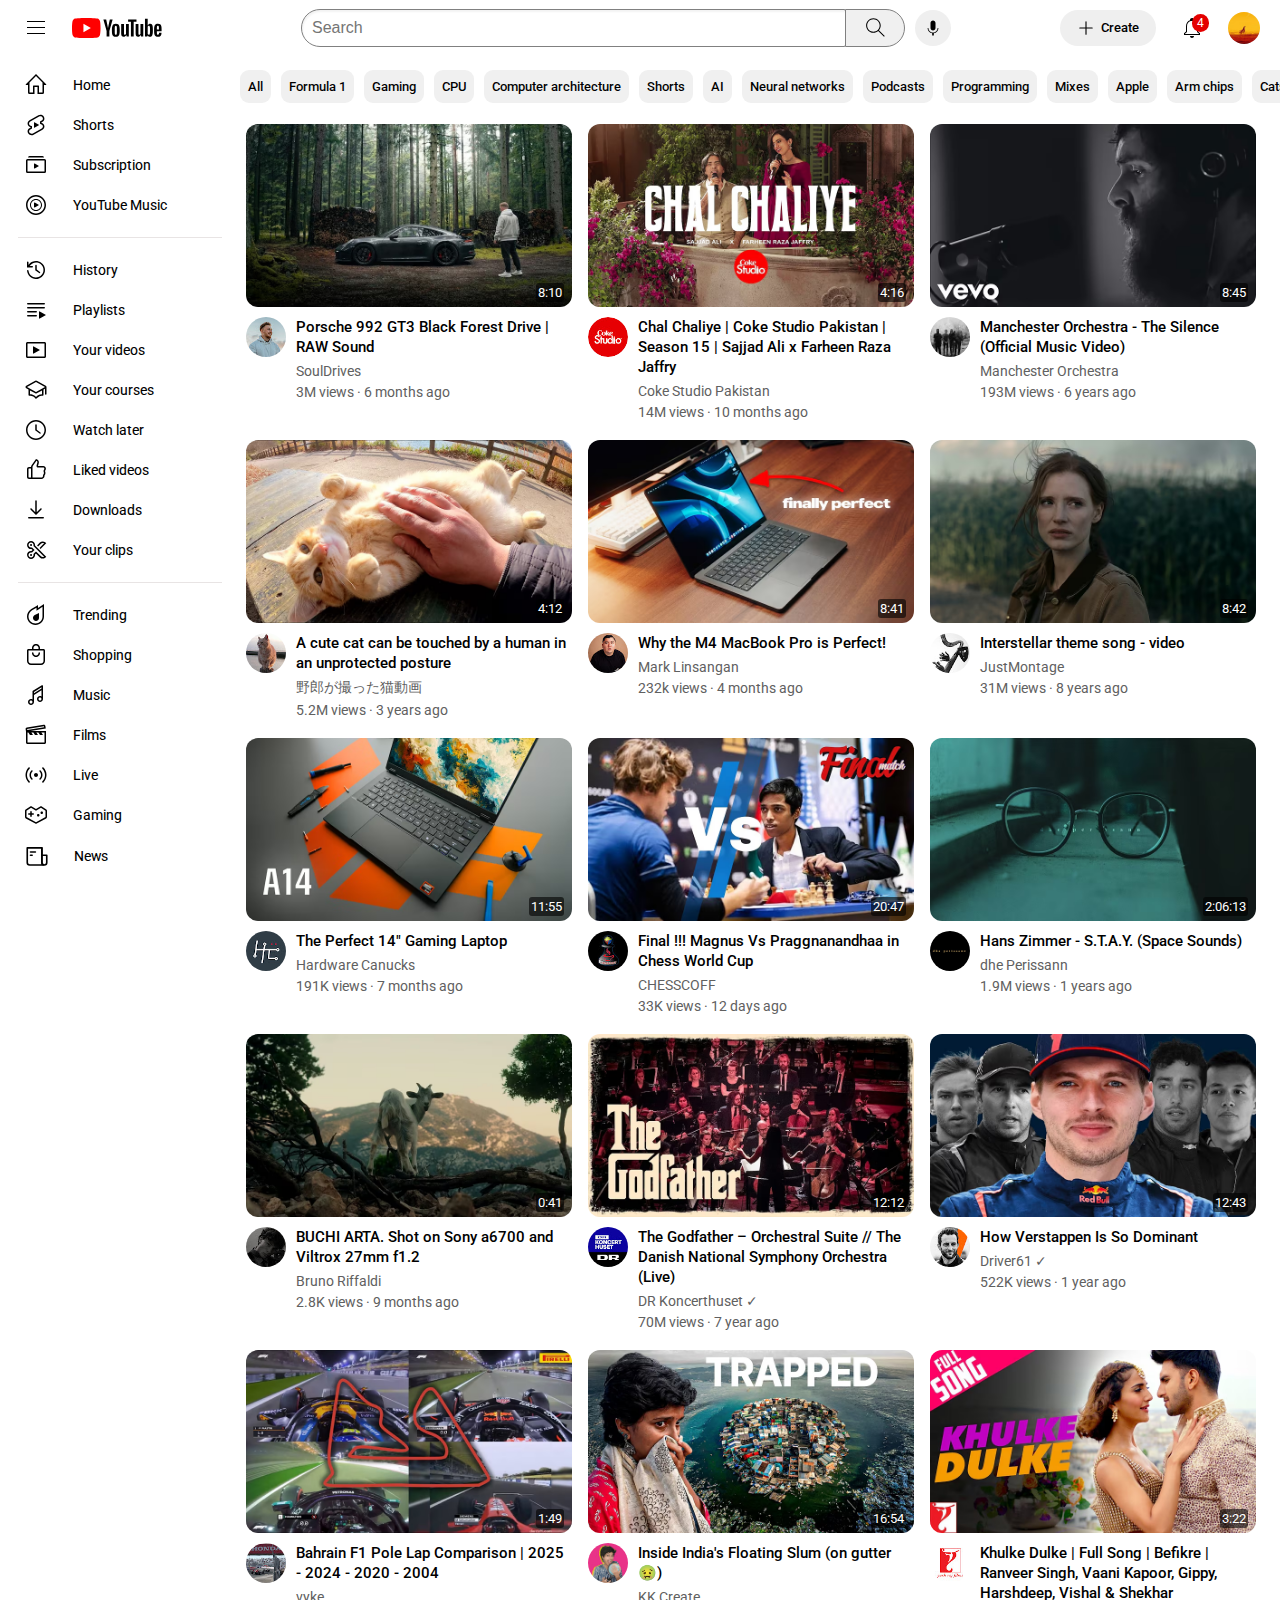
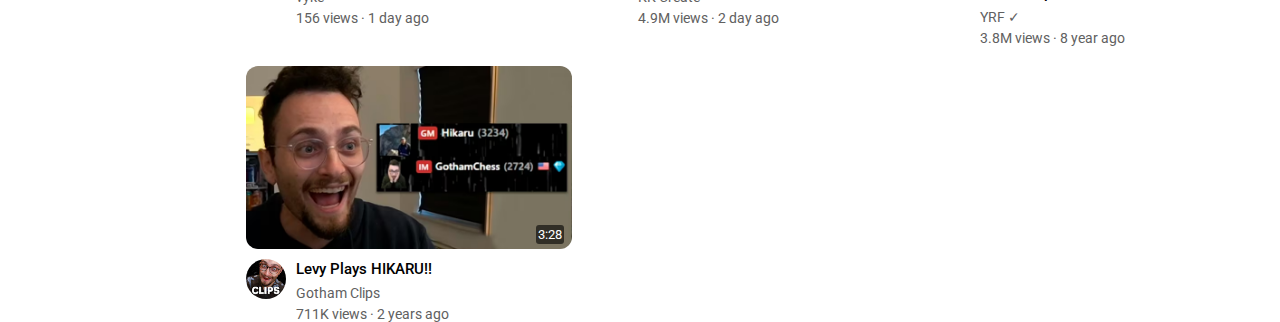
<file: index.html>
<!DOCTYPE>
<html>
    <head>

        <title>youtubeClone</title>


        <link rel="preconnect" href="https://fonts.googleapis.com">
        <link rel="preconnect" href="https://fonts.gstatic.com" crossorigin>
        <link href="https://fonts.googleapis.com/css2?family=Roboto:ital,wght@0,100..900;1,100..900&display=swap" rel="stylesheet">


        <link rel="stylesheet" href="styles/general.css">
        <link rel="stylesheet" href="styles/header.css">
        <link rel="stylesheet" href="styles/video.css">
        <link rel="stylesheet" href="styles/sidebar.css">
        <link rel="stylesheet" href="styles/sidebar-open.css">


    </head>
    <body>


        <div class="header"> 

            <div class="top-bar">
                <div class="left-section">
                    <img class="hamburger-menu" src="icons/hamburger-menu.svg">
    
                    <a href="https://www.youtube.com" target="_blank" class="YouTube-landing-page">
                        <img class="youtube-logo" src="icons/youtube-logo.svg">
                    </a>
                </div>
    
    
                <div class="mid-section">
    
                    <input class="search-bar" type="text" placeholder="Search">
                    
                    <button class="search-button">
                        <img class="search-icon" src="icons/search.svg">
                        <div class="tooltip">Search</div>
                    </button>
    
                    <button class="voice-search-button">
                        <img class="voice-search-icon" src="icons/voice-search-icon.svg">
                        <div class="tooltip">Search with your voice</div>
                    </button>
    
                </div>
    
    
                <div class="right-section">
                    <button class="create-button">
                        <img class="plus-icon" src="icons/plus-lg.svg"> <p class="create-word">Create</p>
                    </button>
    
                    <div class="notification-icon-container">
                        <div class="notification-tool">
                            <img class="notification-icon" src="icons/notifications.svg">
                            <div class="tooltip">Notifications</div>
                        </div>
                        <div class="notification-counter">4</div>
                    </div>
    
                    <img class="my-pf" src="Channel/profile.jpg">
                </div>

                
                <divs class="all">
                    <a href="https://www.youtube.com/" class="icon-links">
                        <button class="category">All</button>
                    </a>
                    <a href="https://www.youtube.com/results?search_query=formula+1+" class="icon-links">
                        <button class="category">Formula 1</button>
                    </a>
                    <a href="https://www.youtube.com/results?search_query=gaming+" class="icon-links">
                        <button class="category">Gaming</button>
                    </a>
                    <a href="https://www.youtube.com/results?search_query=cpu" class="icon-links">
                        <button class="category">CPU</button>
                    </a>
                    <a href="https://www.youtube.com/results?search_query=computer+architecture+" class="icon-links">
                        <button class="category">Computer architecture</button>
                    </a>
                    <a href="https://www.youtube.com/shorts/xoixaOBAdS8" class="icon-links">
                        <button class="category">Shorts</button>
                    </a>
                    <a href="https://www.youtube.com/results?search_query=ai+&sp=EgQQARgD" class="icon-links">
                        <button class="category">AI</button>
                    </a>
                    <a href="https://www.youtube.com/results?search_query=neural+networks" class="icon-links">
                        <button class="category">Neural networks</button>
                    </a>
                    <a href="https://www.youtube.com/results?search_query=podcasts+" class="icon-links">
                        <button class="category">Podcasts</button>
                    </a>
                    <a href="https://www.youtube.com/results?search_query=programming" class="icon-links">
                        <button class="category">Programming</button>
                    </a>
                    <a href="https://www.youtube.com/results?search_query=mixes" class="icon-links">
                        <button class="category">Mixes</button>
                    </a>
                    <a href="https://www.youtube.com/results?search_query=apple+" class="icon-links">
                        <button class="category">Apple</button>
                    </a>
                    <a href="https://www.youtube.com/results?search_query=arm+chips+" class="icon-links">
                        <button class="category">Arm chips</button>
                    </a>
                    <a href="https://www.youtube.com/results?search_query=cats" class="icon-links">
                        <button class="category">Cats</button>
                    </a>
                    <a href="https://www.youtube.com/results?search_query=flow" class="icon-links">
                        <button class="category">Flow</button>
                    </a>
                    <a href="https://www.youtube.com/results?search_query=movies" class="icon-links">
                        <button class="category">Movies</button>
                    </a>

                    <a href="https://www.youtube.com/results?search_query=sinners+" class="icon-links">
                        <button class="category">Sinners</button>
                    </a>
                    <a href="https://www.youtube.com/channel/UCEgdi0XIXXZ-qJOFPf4JSKw" class="icon-links">
                        <button class="category">Sport</button>
                    </a>
                </divs>


            </div>
        </div>

        <div class="sidebar">

            <a href="https://www.youtube.com/" class="icon-links">
                <div class="sidebar-link">
                    <div>
                        <svg xmlns="http://www.w3.org/2000/svg" fill="currentColor" height="24" viewBox="0 0 24 24" width="24" focusable="false" aria-hidden="true" style="pointer-events: none; display: inherit; width: 100%; height: 100%;"><path clip-rule="evenodd" d="M22.146 11.146a.5.5 0 01-.353.854H20v7.5a1.5 1.5 0 01-1.5 1.5h-5v-7h-3v7h-5A1.5 1.5 0 014 19.5V12H2.207a.5.5 0 01-.353-.854L12 1l10.146 10.146ZM18.5 9.621l-6.5-6.5-6.5 6.5V19.5H9V13a.5.5 0 01.5-.5h5a.5.5 0 01.5.5v6.5h3.5V9.621Z" fill-rule="evenodd"></path></svg>
                    </div>
    
                    <div>Home</div>
                </div>
            </a>


            <a href="https://www.youtube.com/shorts/8JXei8SaXVc" class="icon-links">
                <div class="sidebar-link">
                    <div>
                        <svg xmlns="http://www.w3.org/2000/svg" fill="currentColor" height="24" viewBox="0 0 24 24" width="24" focusable="false" aria-hidden="true" style="pointer-events: none; display: inherit; width: 100%; height: 100%;"><path clip-rule="evenodd" d="m7.61 15.719.392-.22v-2.24l-.534-.228-.942-.404c-.869-.372-1.4-1.15-1.446-1.974-.047-.823.39-1.642 1.203-2.097h.001L15.13 3.59c1.231-.689 2.785-.27 3.466.833.652 1.058.313 2.452-.879 3.118l-1.327.743-.388.217v2.243l.53.227.942.404c.869.372 1.4 1.15 1.446 1.974.047.823-.39 1.642-1.203 2.097l-.002.001-8.845 4.964-.001.001c-1.231.688-2.784.269-3.465-.834-.652-1.058-.313-2.451.879-3.118l1.327-.742Zm1.993 6.002c-1.905 1.066-4.356.46-5.475-1.355-1.057-1.713-.548-3.89 1.117-5.025a4.14 4.14 0 01.305-.189l1.327-.742-.942-.404a4.055 4.055 0 01-.709-.391c-.963-.666-1.578-1.718-1.644-2.877-.08-1.422.679-2.77 1.968-3.49l8.847-4.966c1.905-1.066 4.356-.46 5.475 1.355 1.057 1.713.548 3.89-1.117 5.025a4.074 4.074 0 01-.305.19l-1.327.742.942.403c.253.109.49.24.709.392.963.666 1.578 1.717 1.644 2.876.08 1.423-.679 2.77-1.968 3.491l-8.847 4.965ZM10 14.567a.25.25 0 00.374.217l4.45-2.567a.25.25 0 000-.433l-4.45-2.567a.25.25 0 00-.374.216v5.134Z" fill-rule="evenodd"></path></svg>
                    </div>
    
                    <div>Shorts</div>
                </div>
            </a>


            <a href="https://www.youtube.com/feed/subscriptions" class="icon-links">
                <div class="sidebar-link">
                    <div> 
                        <svg xmlns="http://www.w3.org/2000/svg" fill="currentColor" height="24" viewBox="0 0 24 24" width="24" focusable="false" aria-hidden="true" style="pointer-events: none; display: inherit; width: 100%; height: 100%;"><path clip-rule="evenodd" d="M4 4.5A1.5 1.5 0 015.5 3h13A1.5 1.5 0 0120 4.5H4Zm16.5 3h-17v11h17v-11ZM3.5 6A1.5 1.5 0 002 7.5v11A1.5 1.5 0 003.5 20h17a1.5 1.5 0 001.5-1.5v-11A1.5 1.5 0 0020.5 6h-17Zm7.257 4.454a.5.5 0 00-.757.43v4.233a.5.5 0 00.757.429L15 13l-4.243-2.546Z" fill-rule="evenodd"></path></svg>
                    </div>
                    <div>Subscription</div>
                </div>
            </a>


            <a href="https://music.youtube.com/" class="icon-links">
                <div class="sidebar-link">
                    <div>
                        <svg xmlns="http://www.w3.org/2000/svg" fill="currentColor" height="24" viewBox="0 0 24 24" width="24" focusable="false" aria-hidden="true" style="pointer-events: none; display: inherit; width: 100%; height: 100%;"><path clip-rule="evenodd" d="M12 20.5c4.694 0 8.5-3.806 8.5-8.5S16.694 3.5 12 3.5 3.5 7.306 3.5 12s3.806 8.5 8.5 8.5Zm0 1.5c5.523 0 10-4.477 10-10S17.523 2 12 2 2 6.477 2 12s4.477 10 10 10Zm0-5c2.761 0 5-2.239 5-5s-2.239-5-5-5-5 2.239-5 5 2.239 5 5 5Zm0 1c3.314 0 6-2.686 6-6s-2.686-6-6-6-6 2.686-6 6 2.686 6 6 6Zm-1.243-8.546c-.333-.2-.757.04-.757.43v4.233c0 .389.424.629.757.429L15 12l-4.243-2.546Z" fill-rule="evenodd"></path></svg>
                    </div>
                    <div>YouTube Mu...</div>
                </div>
            </a>

            
            <a href="https://www.youtube.com/feed/you" class="icon-links">
                <div class="sidebar-link">
                    <div>
                        <svg xmlns="http://www.w3.org/2000/svg" fill="currentColor" height="24" viewBox="0 0 24 24" width="24" focusable="false" aria-hidden="true" style="pointer-events: none; display: inherit; width: 100%; height: 100%;"><path clip-rule="evenodd" d="M12 20.5c1.894 0 3.643-.62 5.055-1.666a5.5 5.5 0 00-10.064-.105.755.755 0 01-.054.099A8.462 8.462 0 0012 20.5Zm4.079-5.189a7 7 0 012.142 2.48 8.5 8.5 0 10-12.443 0 7 7 0 0110.3-2.48ZM12 22c5.523 0 10-4.477 10-10S17.523 2 12 2 2 6.477 2 12s4.477 10 10 10Zm2-12.5a2 2 0 11-4 0 2 2 0 014 0Zm1.5 0a3.5 3.5 0 11-7 0 3.5 3.5 0 017 0Z" fill-rule="evenodd"></path></svg>
                    </div>
                    <div>You</div>
                </div>
            </a>


            <a href="https://www.youtube.com/feed/downloads" class="icon-links">
                <div class="sidebar-link">
                    <div>
                        <svg xmlns="http://www.w3.org/2000/svg" fill="currentColor" height="24" viewBox="0 0 24 24" width="24" focusable="false" aria-hidden="true" style="pointer-events: none; display: inherit; width: 100%; height: 100%;"><path clip-rule="evenodd" d="M17.53 11.53c.293-.293.293-.767 0-1.06-.293-.293-.767-.293-1.06 0l-3.72 3.72V3c0-.414-.336-.75-.75-.75s-.75.336-.75.75v11.19l-3.72-3.72c-.293-.293-.767-.293-1.06 0-.293.293-.293.767 0 1.06l5 5 .53.53.53-.53 5-5Zm1.72 8.97c.414 0 .75-.336.75-.75s-.336-.75-.75-.75H4.75c-.414 0-.75.336-.75.75s.336.75.75.75h14.5Z" fill-rule="evenodd"></path></svg> 
                    </div>
                    <div>Downloads</div>
                </div>
            </a>

        </div>

        <div class="sidebar-open">
            <a href="https://www.youtube.com/" class="icon-links"> 
                <div class="sidebar-open-link">
                    <div>
                        <svg xmlns="http://www.w3.org/2000/svg" fill="currentColor" height="24" viewBox="0 0 24 24" width="24" focusable="false" aria-hidden="true" style="pointer-events: none; display: inherit; width: 100%; height: 100%;"><path clip-rule="evenodd" d="M22.146 11.146a.5.5 0 01-.353.854H20v7.5a1.5 1.5 0 01-1.5 1.5h-5v-7h-3v7h-5A1.5 1.5 0 014 19.5V12H2.207a.5.5 0 01-.353-.854L12 1l10.146 10.146ZM18.5 9.621l-6.5-6.5-6.5 6.5V19.5H9V13a.5.5 0 01.5-.5h5a.5.5 0 01.5.5v6.5h3.5V9.621Z" fill-rule="evenodd"></path></svg>
                    </div>
                    <div>Home</div>
                </div>
            </a>

            <a href="https://www.youtube.com/shorts/49mAE0bth_Q" class="icon-links">
                    <div class="sidebar-open-link">
                    <div>
                        <svg xmlns="http://www.w3.org/2000/svg" fill="currentColor" height="24" viewBox="0 0 24 24" width="24" focusable="false" aria-hidden="true" style="pointer-events: none; display: inherit; width: 100%; height: 100%;"><path clip-rule="evenodd" d="m7.61 15.719.392-.22v-2.24l-.534-.228-.942-.404c-.869-.372-1.4-1.15-1.446-1.974-.047-.823.39-1.642 1.203-2.097h.001L15.13 3.59c1.231-.689 2.785-.27 3.466.833.652 1.058.313 2.452-.879 3.118l-1.327.743-.388.217v2.243l.53.227.942.404c.869.372 1.4 1.15 1.446 1.974.047.823-.39 1.642-1.203 2.097l-.002.001-8.845 4.964-.001.001c-1.231.688-2.784.269-3.465-.834-.652-1.058-.313-2.451.879-3.118l1.327-.742Zm1.993 6.002c-1.905 1.066-4.356.46-5.475-1.355-1.057-1.713-.548-3.89 1.117-5.025a4.14 4.14 0 01.305-.189l1.327-.742-.942-.404a4.055 4.055 0 01-.709-.391c-.963-.666-1.578-1.718-1.644-2.877-.08-1.422.679-2.77 1.968-3.49l8.847-4.966c1.905-1.066 4.356-.46 5.475 1.355 1.057 1.713.548 3.89-1.117 5.025a4.074 4.074 0 01-.305.19l-1.327.742.942.403c.253.109.49.24.709.392.963.666 1.578 1.717 1.644 2.876.08 1.423-.679 2.77-1.968 3.491l-8.847 4.965ZM10 14.567a.25.25 0 00.374.217l4.45-2.567a.25.25 0 000-.433l-4.45-2.567a.25.25 0 00-.374.216v5.134Z" fill-rule="evenodd"></path></svg>
                    </div>
                    <div>Shorts</div>
                </div>
            </a>

            <a href="https://www.youtube.com/feed/subscriptions" class="icon-links">
                <div class="sidebar-open-link">
                    <div>
                        <svg xmlns="http://www.w3.org/2000/svg" fill="currentColor" height="24" viewBox="0 0 24 24" width="24" focusable="false" aria-hidden="true" style="pointer-events: none; display: inherit; width: 100%; height: 100%;"><path clip-rule="evenodd" d="M4 4.5A1.5 1.5 0 015.5 3h13A1.5 1.5 0 0120 4.5H4Zm16.5 3h-17v11h17v-11ZM3.5 6A1.5 1.5 0 002 7.5v11A1.5 1.5 0 003.5 20h17a1.5 1.5 0 001.5-1.5v-11A1.5 1.5 0 0020.5 6h-17Zm7.257 4.454a.5.5 0 00-.757.43v4.233a.5.5 0 00.757.429L15 13l-4.243-2.546Z" fill-rule="evenodd"></path></svg>
                    </div>
                    <div>Subscription</div>
                </div>
            </a>

            <a href="https://music.youtube.com/" class="icon-links">
                <div class="sidebar-open-link">
                    <div>
                        <svg xmlns="http://www.w3.org/2000/svg" fill="currentColor" height="24" viewBox="0 0 24 24" width="24" focusable="false" aria-hidden="true" style="pointer-events: none; display: inherit; width: 100%; height: 100%;"><path clip-rule="evenodd" d="M12 20.5c4.694 0 8.5-3.806 8.5-8.5S16.694 3.5 12 3.5 3.5 7.306 3.5 12s3.806 8.5 8.5 8.5Zm0 1.5c5.523 0 10-4.477 10-10S17.523 2 12 2 2 6.477 2 12s4.477 10 10 10Zm0-5c2.761 0 5-2.239 5-5s-2.239-5-5-5-5 2.239-5 5 2.239 5 5 5Zm0 1c3.314 0 6-2.686 6-6s-2.686-6-6-6-6 2.686-6 6 2.686 6 6 6Zm-1.243-8.546c-.333-.2-.757.04-.757.43v4.233c0 .389.424.629.757.429L15 12l-4.243-2.546Z" fill-rule="evenodd"></path></svg>
                    </div>
                    <div>YouTube Music</div>
                </div>
            </a>


            <div class="divider"></div>

            <a href="https://www.youtube.com/feed/history" class="icon-links">
                <div class="sidebar-open-link">
                    <div>
                        <svg xmlns="http://www.w3.org/2000/svg" fill="currentColor" height="24" viewBox="0 0 24 24" width="24" focusable="false" aria-hidden="true" style="pointer-events: none; display: inherit; width: 100%; height: 100%;"><path clip-rule="evenodd" d="M14.203 4.83c-1.74-.534-3.614-.418-5.274.327-1.354.608-2.49 1.6-3.273 2.843H8.25c.414 0 .75.336.75.75s-.336.75-.75.75H3V4.25c0-.414.336-.75.75-.75s.75.336.75.75v2.775c.935-1.41 2.254-2.536 3.815-3.236 1.992-.894 4.241-1.033 6.328-.392 2.088.641 3.87 2.02 5.017 3.878 1.146 1.858 1.578 4.07 1.215 6.223-.364 2.153-1.498 4.1-3.19 5.48-1.693 1.379-3.83 2.095-6.012 2.016-2.182-.08-4.26-.949-5.849-2.447-1.588-1.499-2.578-3.523-2.784-5.697-.039-.412.264-.778.676-.817.412-.04.778.263.818.675.171 1.812.996 3.499 2.32 4.748 1.323 1.248 3.055 1.973 4.874 2.04 1.818.065 3.598-.532 5.01-1.681 1.41-1.15 2.355-2.773 2.657-4.567.303-1.794-.056-3.637-1.012-5.186-.955-1.548-2.44-2.697-4.18-3.231ZM12.75 7.5c0-.414-.336-.75-.75-.75s-.75.336-.75.75v4.886l.314.224 3.5 2.5c.337.241.806.163 1.046-.174.241-.337.163-.806-.174-1.046l-3.186-2.276V7.5Z" fill-rule="evenodd"></path></svg> 
                    </div>
                    <div>History</div>
                </div>
            </a>


            <a href="https://www.youtube.com/feed/playlists" class="icon-links">
                <div class="sidebar-open-link">
                    <div>
                        <svg xmlns="http://www.w3.org/2000/svg" fill="currentColor" height="24" viewBox="0 0 24 24" width="24" focusable="false" aria-hidden="true" style="pointer-events: none; display: inherit; width: 100%; height: 100%;"><path clip-rule="evenodd" d="M3.75 5c-.414 0-.75.336-.75.75s.336.75.75.75h16.5c.414 0 .75-.336.75-.75S20.664 5 20.25 5H3.75Zm0 4c-.414 0-.75.336-.75.75s.336.75.75.75h16.5c.414 0 .75-.336.75-.75S20.664 9 20.25 9H3.75Zm0 4c-.414 0-.75.336-.75.75s.336.75.75.75h8.5c.414 0 .75-.336.75-.75s-.336-.75-.75-.75h-8.5Zm8.5 4c.414 0 .75.336.75.75s-.336.75-.75.75h-8.5c-.414 0-.75-.336-.75-.75s.336-.75.75-.75h8.5Zm3.498-3.572c-.333-.191-.748.05-.748.434v6.276c0 .384.415.625.748.434L22 17l-6.252-3.572Z" fill-rule="evenodd"></path></svg>
                    </div>
                    <div>Playlists</div>
                </div>
            </a>
            

            <a href="https://studio.youtube.com/channel/UCcpx8LLMO5LIMfZryEYQGzw/videos" class="icon-links">
                <div class="sidebar-open-link">
                    <div>
                        <svg xmlns="http://www.w3.org/2000/svg" fill="currentColor" height="24" viewBox="0 0 24 24" width="24" focusable="false" aria-hidden="true" style="pointer-events: none; display: inherit; width: 100%; height: 100%;"><path clip-rule="evenodd" d="M3.5 5.5h17v13h-17v-13ZM2 5.5C2 4.672 2.672 4 3.5 4h17c.828 0 1.5.672 1.5 1.5v13c0 .828-.672 1.5-1.5 1.5h-17c-.828 0-1.5-.672-1.5-1.5v-13Zm7.748 2.927c-.333-.19-.748.05-.748.435v6.276c0 .384.415.625.748.434L16 12 9.748 8.427Z" fill-rule="evenodd"></path></svg> 
                    </div>
                    <div>Your videos</div>
                </div>
            </a>


            <a href="https://www.youtube.com/feed/courses" class="icon-links">
                <div class="sidebar-open-link">
                    <div>
                        <svg xmlns="http://www.w3.org/2000/svg" fill="currentColor" height="24" viewBox="0 0 24 24" width="24" focusable="false" aria-hidden="true" style="pointer-events: none; display: inherit; width: 100%; height: 100%;"><path clip-rule="evenodd" d="M11.271 2.689a1.5 1.5 0 011.457 0l9 5A1.5 1.5 0 0122.5 9v7a.75.75 0 01-1.5 0v-5.284l-1.5.833V17a.75.75 0 01-.741.75c-1.9.023-3.076.4-3.941.896-.71.407-1.229.895-1.817 1.448-.159.149-.322.302-.496.46a.75.75 0 01-1.046-.034l-.076-.08c-.702-.73-1.303-1.355-2.164-1.832-.875-.485-2.074-.84-3.976-.858A.75.75 0 014.5 17v-5.45l-2.228-1.24a1.5 1.5 0 010-2.622l9-5ZM6 12.383v3.891c1.703.096 2.946.468 3.946 1.022.858.475 1.508 1.07 2.08 1.652.575-.54 1.221-1.13 2.046-1.603.988-.566 2.215-.963 3.928-1.068v-3.894l-5.272 2.928a1.5 1.5 0 01-1.457 0L6 12.383ZM12 4l9 5-9 5-9-5 9-5Z" fill-rule="evenodd"></path></svg>
                    </div>
                    <div>Your courses</div>
                </div>
            </a>


            <a href="https://www.youtube.com/playlist?list=WL" class="icon-links">
                <div class="sidebar-open-link">
                    <div>
                        <svg xmlns="http://www.w3.org/2000/svg" fill="currentColor" height="24" viewBox="0 0 24 24" width="24" focusable="false" aria-hidden="true" style="pointer-events: none; display: inherit; width: 100%; height: 100%;"><path clip-rule="evenodd" d="M20.5 12c0 4.694-3.806 8.5-8.5 8.5S3.5 16.694 3.5 12 7.306 3.5 12 3.5s8.5 3.806 8.5 8.5Zm1.5 0c0 5.523-4.477 10-10 10S2 17.523 2 12 6.477 2 12 2s10 4.477 10 10Zm-9.25-5c0-.414-.336-.75-.75-.75s-.75.336-.75.75v5.375l.3.225 4 3c.331.248.802.181 1.05-.15.248-.331.181-.801-.15-1.05l-3.7-2.775V7Z" fill-rule="evenodd"></path></svg>
                    </div>
                    <div>Watch later</div>
                </div>
            </a>            

            
            <a href="https://www.youtube.com/playlist?list=LL" class="icon-links">
                <div class="sidebar-open-link">
                    <div>
                        <svg xmlns="http://www.w3.org/2000/svg" fill="currentColor" height="24" viewBox="0 0 24 24" width="24" focusable="false" aria-hidden="true" style="pointer-events: none; display: inherit; width: 100%; height: 100%;"><path clip-rule="evenodd" d="M14.813 5.018 14.41 6.5 14 8h5.192c.826 0 1.609.376 2.125 1.022.711.888.794 2.125.209 3.101L21 13l.165.413c.519 1.296.324 2.769-.514 3.885l-.151.202v.5c0 1.657-1.343 3-3 3H5c-1.105 0-2-.895-2-2v-8c0-1.105.895-2 2-2h2v.282c0-.834.26-1.647.745-2.325L12 1l1.1.472c1.376.59 2.107 2.103 1.713 3.546ZM7 10.5H5c-.276 0-.5.224-.5.5v8c0 .276.224.5.5.5h2v-9Zm10.5 9h-9V9.282c0-.521.163-1.03.466-1.453l3.553-4.975c.682.298 1.043 1.051.847 1.77l-.813 2.981c-.123.451-.029.934.255 1.305.284.372.725.59 1.192.59h5.192c.37 0 .722.169.954.459.32.399.357.954.094 1.393l-.526.876c-.241.402-.28.894-.107 1.33l.165.412c.324.81.203 1.73-.32 2.428l-.152.202c-.195.26-.3.575-.3.9v.5c0 .828-.672 1.5-1.5 1.5Z" fill-rule="evenodd"></path></svg> 
                    </div>
                    <div>Liked videos</div>
                </div>
            </a>


            <a href="https://www.youtube.com/feed/downloads" class="icon-links">
                <div class="sidebar-open-link">
                    <div>
                        <svg xmlns="http://www.w3.org/2000/svg" fill="currentColor" height="24" viewBox="0 0 24 24" width="24" focusable="false" aria-hidden="true" style="pointer-events: none; display: inherit; width: 100%; height: 100%;"><path clip-rule="evenodd" d="M17.53 11.53c.293-.293.293-.767 0-1.06-.293-.293-.767-.293-1.06 0l-3.72 3.72V3c0-.414-.336-.75-.75-.75s-.75.336-.75.75v11.19l-3.72-3.72c-.293-.293-.767-.293-1.06 0-.293.293-.293.767 0 1.06l5 5 .53.53.53-.53 5-5Zm1.72 8.97c.414 0 .75-.336.75-.75s-.336-.75-.75-.75H4.75c-.414 0-.75.336-.75.75s.336.75.75.75h14.5Z" fill-rule="evenodd"></path></svg> 
                    </div>
                    <div>Downloads</div>
                </div>
            </a>
            

            <a href="https://www.youtube.com/feed/clips" class="icon-links">
                <div class="sidebar-open-link">
                    <div>
                        <svg xmlns="http://www.w3.org/2000/svg" fill="currentColor" height="24" viewBox="0 0 24 24" width="24" focusable="false" aria-hidden="true" style="pointer-events: none; display: inherit; width: 100%; height: 100%;"><path clip-rule="evenodd" d="m8.042 9.456-.716.08c-.732.08-1.486-.16-2.043-.718-.977-.976-.977-2.559 0-3.535.976-.977 2.559-.977 3.535 0 .558.557.798 1.312.717 2.044l-.079.715.51.51 10.13 10.13c-.97.643-2.291.537-3.146-.318l-4.951-4.951-1.061 1.06 4.951 4.952c1.442 1.442 3.712 1.553 5.282.331.13-.1.255-.212.375-.331l.707-.707-1.06-1.061L15.534 12l5.657-5.657 1.06-1.06-.706-.708c-.12-.12-.245-.23-.376-.331-1.569-1.222-3.839-1.111-5.281.331L13.06 7.404l1.061 1.06 2.829-2.828c.855-.855 2.175-.961 3.146-.318l-4.56 4.56 1.06 1.061L15.536 12l-4.51-4.51c.128-1.164-.254-2.375-1.147-3.268-1.562-1.562-4.095-1.562-5.657 0-1.562 1.562-1.562 4.095 0 5.657.893.893 2.104 1.276 3.269 1.147l2.033 2.033 1.06-1.06-2.033-2.033-.509-.51Zm-.285-3.113c-.39-.39-1.023-.39-1.414 0-.39.39-.39 1.024 0 1.415.39.39 1.024.39 1.414 0 .39-.391.39-1.024 0-1.415Zm-.43 8.122.715.079.51-.51.973-.973L8.465 12l-.975.974c-1.165-.128-2.375.254-3.268 1.147-1.562 1.562-1.562 4.095 0 5.657 1.562 1.562 4.094 1.562 5.657 0 .893-.893 1.275-2.104 1.147-3.269l.974-.973-1.06-1.061-.975.974-.509.509.079.716c.08.732-.16 1.486-.717 2.044-.976.976-2.56.976-3.536 0-.976-.977-.976-2.56 0-3.536.558-.558 1.312-.798 2.044-.717Zm-.984 3.192c.39.39 1.024.39 1.414 0 .39-.39.39-1.024 0-1.414-.39-.39-1.023-.39-1.414 0-.39.39-.39 1.023 0 1.414Z" fill-rule="evenodd"></path></svg> 
                    </div>
                    <div>Your clips</div>
                </div>
            </a>


            <div class="divider"></div>


            <a href="https://www.youtube.com/feed/trending?bp=6gQJRkVleHBsb3Jl" class="icon-links">
                <div class="sidebar-open-link">
                    <div>
                        <svg xmlns="http://www.w3.org/2000/svg" fill="currentColor" height="24" viewBox="0 0 24 24" width="24" focusable="false" aria-hidden="true" style="pointer-events: none; display: inherit; width: 100%; height: 100%;"><path clip-rule="evenodd" d="m14 2-1.5.886-5.195 3.07C4.637 7.533 3 10.401 3 13.5c0 4.694 3.806 8.5 8.5 8.5s8.5-3.806 8.5-8.5V1l-1.5 1-3 2L14 5V2ZM8.068 7.248l4.432-2.62v3.175l2.332-1.555L18.5 3.803V13.5c0 3.866-3.134 7-7 7s-7-3.134-7-7c0-2.568 1.357-4.946 3.568-6.252ZM9 15c0-1.226.693-2.346 1.789-2.894L15 10v5c0 1.657-1.343 3-3 3s-3-1.343-3-3Z" fill-rule="evenodd"></path></svg>
                    </div>
                    <div>Trending</div>
                </div>
            </a>
            

            <a href="https://www.youtube.com/channel/UCkYQyvc_i9hXEo4xic9Hh2g" class="icon-links">
                <div class="sidebar-open-link">
                    <div>
                        <svg xmlns="http://www.w3.org/2000/svg" fill="currentColor" height="24" viewBox="0 0 24 24" width="24" focusable="false" aria-hidden="true" style="pointer-events: none; display: inherit; width: 100%; height: 100%;"><path clip-rule="evenodd" d="M12 2.5c-.328 0-.653.065-.957.19-.303.126-.579.31-.81.542-.233.232-.417.508-.543.811-.125.304-.19.629-.19.957v1h5V5c0-.328-.065-.653-.19-.957-.126-.303-.31-.579-.542-.81-.232-.233-.508-.417-.811-.543-.304-.125-.629-.19-.957-.19ZM16 5v1h3.5c.828 0 1.5.672 1.5 1.5V18c0 2.21-1.79 4-4 4H7c-2.21 0-4-1.79-4-4V7.5C3 6.672 3.672 6 4.5 6H8V5c0-.525.103-1.045.304-1.53.201-.486.496-.927.868-1.298.371-.372.812-.667 1.297-.868C10.955 1.104 11.475 1 12 1c.525 0 1.045.103 1.53.304.486.202.927.496 1.298.868.372.371.667.812.867 1.297C15.896 3.955 16 4.475 16 5Zm-4 7.5c-.328 0-.653-.065-.957-.19-.303-.126-.579-.31-.81-.542-.233-.232-.417-.508-.543-.811-.125-.304-.19-.629-.19-.957 0-.414-.336-.75-.75-.75S8 9.586 8 10c0 .525.103 1.045.304 1.53.201.486.496.927.868 1.298.371.372.812.667 1.297.867.486.201 1.006.305 1.531.305.525 0 1.045-.104 1.53-.305.486-.2.927-.495 1.298-.867.372-.371.667-.812.867-1.297.201-.486.305-1.006.305-1.531 0-.414-.336-.75-.75-.75s-.75.336-.75.75c0 .328-.065.653-.19.957-.126.303-.31.579-.542.81-.232.233-.508.417-.811.543-.304.125-.629.19-.957.19Zm-7.5-5h15V18c0 1.38-1.12 2.5-2.5 2.5H7c-1.38 0-2.5-1.12-2.5-2.5V7.5Z" fill-rule="evenodd"></path></svg>
                    </div>
                    <div>Shopping</div>
                </div>
            </a>


            <a href="https://www.youtube.com/channel/UC-9-kyTW8ZkZNDHQJ6FgpwQ" class="icon-links">
                <div class="sidebar-open-link">
                    <div>
                        <svg xmlns="http://www.w3.org/2000/svg" fill="currentColor" height="24" viewBox="0 0 24 24" width="24" focusable="false" aria-hidden="true" style="pointer-events: none; display: inherit; width: 100%; height: 100%;"><path clip-rule="evenodd" d="M19 3c0-.271-.146-.521-.383-.654-.237-.133-.527-.127-.758.014l-9 5.5c-.223.136-.359.379-.359.64v7.901C8.059 16.146 7.546 16 7 16c-1.657 0-3 1.343-3 3s1.343 3 3 3 3-1.343 3-3v-7.08l7.5-4.583v6.064c-.441-.255-.954-.401-1.5-.401-1.657 0-3 1.343-3 3s1.343 3 3 3 3-1.343 3-3V3Zm-1.5 13c0-.828-.672-1.5-1.5-1.5s-1.5.672-1.5 1.5.672 1.5 1.5 1.5 1.5-.672 1.5-1.5Zm-9 3c0-.828-.672-1.5-1.5-1.5s-1.5.672-1.5 1.5.672 1.5 1.5 1.5 1.5-.672 1.5-1.5Zm9-13.42L10 10.162V8.92l7.5-4.584V5.58Z" fill-rule="evenodd"></path></svg> 
                    </div>
                    <div>Music</div>
                </div>
            </a>

            
            <a href="https://www.youtube.com/feed/storefront?bp=ogUCKAU%3D" class="icon-links">
                <div class="sidebar-open-link">
                    <div>
                        <svg xmlns="http://www.w3.org/2000/svg" fill="currentColor" height="24" viewBox="0 0 24 24" width="24" focusable="false" aria-hidden="true" style="pointer-events: none; display: inherit; width: 100%; height: 100%;"><path clip-rule="evenodd" d="m3.116 5.998 16.79-2.66.157.988-16.79 2.66-.157-.988Zm-1.481.235c-.13-.819.428-1.587 1.247-1.717l16.79-2.659c.819-.13 1.587.429 1.716 1.247l.157.988.234 1.481-1.481.235L6.463 7.999H22v11.5c0 .829-.672 1.5-1.5 1.5h-17c-.828 0-1.5-.671-1.5-1.5V8.539L1.79 7.22l-.156-.987Zm7.698 3.266h-2L9 11.999H6l-1.667-2.5H3.5v10h17v-10h-3.167L19 12h-3l-1.667-2.501h-2L14 12h-3L9.333 9.499Z" fill-rule="evenodd"></path></svg> 
                    </div>
                    <div>Films</div>
                </div>
            </a>
            

            <a href="https://www.youtube.com/channel/UC4R8DWoMoI7CAwX8_LjQHig" class="icon-links">
                <div class="sidebar-open-link">
                    <div>
                        <svg xmlns="http://www.w3.org/2000/svg" fill="currentColor" height="24" viewBox="0 0 24 24" width="24" focusable="false" aria-hidden="true" style="pointer-events: none; display: inherit; width: 100%; height: 100%;"><path clip-rule="evenodd" d="M5.636 5.636c.293-.293.293-.768 0-1.06-.293-.294-.768-.294-1.06 0-.976.974-1.75 2.132-2.277 3.406C1.772 9.256 1.5 10.622 1.5 12c0 1.379.272 2.744.8 4.018.527 1.274 1.3 2.432 2.275 3.407.293.293.768.293 1.061 0 .293-.293.293-.768 0-1.061-.836-.836-1.499-1.828-1.95-2.92C3.232 14.352 3 13.182 3 12s.233-2.352.685-3.444c.452-1.092 1.115-2.084 1.951-2.92Zm2.828 1.768c.293.292.293.767 0 1.06-.464.464-.832 1.016-1.083 1.622C7.129 10.693 7 11.343 7 12c0 .656.13 1.306.38 1.913.252.607.62 1.158 1.084 1.622.293.293.293.768 0 1.06-.292.294-.767.294-1.06 0-.604-.603-1.083-1.32-1.41-2.108C5.669 13.7 5.5 12.853 5.5 12c0-.854.168-1.7.495-2.488.326-.788.805-1.505 1.409-2.108.293-.293.768-.293 1.06 0Zm7.072 0c.292-.293.767-.293 1.06 0C17.816 8.623 18.5 10.276 18.5 12c0 1.724-.685 3.377-1.904 4.596-.293.293-.768.293-1.06 0-.293-.293-.293-.768 0-1.06C16.473 14.597 17 13.325 17 12s-.527-2.598-1.464-3.536c-.293-.293-.293-.768 0-1.06Zm2.828-2.829c.293-.293.768-.293 1.06 0C21.395 6.545 22.5 9.215 22.5 12s-1.106 5.456-3.075 7.425c-.293.293-.768.293-1.061 0-.293-.293-.293-.768 0-1.061C20.052 16.676 21 14.387 21 12s-.948-4.676-2.636-6.364c-.293-.293-.293-.768 0-1.06ZM12 14c1.105 0 2-.895 2-2 0-1.104-.895-2-2-2s-2 .896-2 2c0 1.105.895 2 2 2Z" fill-rule="evenodd"></path></svg> 
                    </div>
                    <div>Live</div>
                </div>
            </a>


            <a href="https://www.youtube.com/gaming" class="icon-links">
                <div class="sidebar-open-link">
                    <div>
                        <svg xmlns="http://www.w3.org/2000/svg" fill="currentColor" height="24" viewBox="0 0 24 24" width="24" focusable="false" aria-hidden="true" style="pointer-events: none; display: inherit; width: 100%; height: 100%;"><path clip-rule="evenodd" d="m12 7.75-.772-.464-4.186-2.511L2.5 7.803v6.307L12 19.29l9.5-5.181V7.803l-4.542-3.028-4.186 2.511L12 7.75ZM12 6 7.814 3.488c-.497-.298-1.122-.283-1.604.039L1.668 6.555C1.251 6.833 1 7.3 1 7.803v6.307c0 .548.3 1.054.782 1.316l9.5 5.182c.447.244.989.244 1.436 0l9.5-5.182c.482-.262.782-.768.782-1.316V7.803c0-.502-.25-.97-.668-1.248L17.79 3.527c-.482-.322-1.107-.337-1.604-.039L12 6Zm3.5 6.25c0 .69-.56 1.25-1.25 1.25S13 12.94 13 12.25 13.56 11 14.25 11s1.25.56 1.25 1.25ZM7 8c-.414 0-.75.336-.75.75v1.5h-1.5c-.414 0-.75.336-.75.75s.336.75.75.75h1.5v1.5c0 .414.336.75.75.75s.75-.336.75-.75v-1.5h1.5c.414 0 .75-.336.75-.75s-.336-.75-.75-.75h-1.5v-1.5C7.75 8.336 7.414 8 7 8Zm10.75 3c.69 0 1.25-.56 1.25-1.25s-.56-1.25-1.25-1.25-1.25.56-1.25 1.25.56 1.25 1.25 1.25Z" fill-rule="evenodd"></path></svg> 
                    </div>
                    <div>Gaming</div>
                </div>
            </a>


            <a href="https://www.youtube.com/channel/UCYfdidRxbB8Qhf0Nx7ioOYw" class="icon-links">
                <div class="sidebar-open-link">
                    <img src="icons/news-paper-svgrepo-com.svg">
                    <div>News</div>
                </div>
            </a>

        </div>


        <div class="video-grid">
            <div class="video-preview">
    
                <div class="thumnail-row">
                    <a href="https://www.youtube.com/watch?v=c5LeLdbK_-A" class="vide-title-link">
                        <img class="thumbnail" src="Thumbnails/hq728.avif">
                    </a>
                    <div class="video-time">8:10</div>
                </div> 
    
                <div class="video-info-grid">
    
                    <div class="profile-picture">
                        <a href="https://www.youtube.com/@Souldrives" class="video-creator">
                            <img class="pf" src="Channel/channels10_profile.jpg">
                        </a>
                    </div>
    
    
                    <div class="video-info">
    
                        <p class="video-title"> Porsche 992 GT3 Black Forest Drive | RAW Sound </p>
                        <p class="video-author"> SoulDrives </p>
                        <p class="video-reach">3M views &#183; 6 months ago</p>
    
                    </div>
    
                </div>
    
            </div>


            <div class="video-preview">
    
                <div class="thumnail-row">
                    <a href="https://www.youtube.com/watch?v=7rAeOw_9DcA" class="vide-title-link">
                        <img class="thumbnail" src="Thumbnails/hq729.avif">
                    </a>
                    <div class="video-time">4:16</div>
                </div> 
    
                <div class="video-info-grid">
    
                    <div class="profile-picture">
                        <a href="https://www.youtube.com/@cokestudio" class="video-creator">
                            <img class="pf" src="Channel/channels11_profile.jpg">
                        </a>
                    </div>
    
    
                    <div class="video-info">
    
                        <p class="video-title"> Chal Chaliye | Coke Studio Pakistan | Season 15 | Sajjad Ali x Farheen Raza Jaffry </p>
                        <p class="video-author"> Coke Studio Pakistan </p>
                        <p class="video-reach">14M views &#183; 10 months ago</p>
    
                    </div>
    
                </div>
    
            </div>


            <div class="video-preview">
    
                <div class="thumnail-row">
                    <a href="https://www.youtube.com/watch?v=8ui9umU0C2g" class="vide-title-link">
                        <img class="thumbnail" src="Thumbnails/hq730.avif">
                    </a>
                    <div class="video-time">8:45</div>
                </div> 
    
                <div class="video-info-grid">
    
                    <div class="profile-picture">
                        <a href="https://www.youtube.com/@manchesterorchVEVO" class="video-creator">
                            <img class="pf" src="Channel/channels12_profile.jpg">
                        </a>
                    </div>
    
    
                    <div class="video-info">
    
                        <p class="video-title"> Manchester Orchestra - The Silence (Official Music Video) </p>
                        <p class="video-author"> Manchester Orchestra </p>
                        <p class="video-reach">193M views &#183; 6 years ago</p>
    
                    </div>
    
                </div>
    
            </div>


            <div class="video-preview">
    
                <div class="thumnail-row">
                    <a href="https://www.youtube.com/watch?v=dvGX2Kzxn78" class="vide-title-link">
                        <img class="thumbnail" src="Thumbnails/hq731.avif">
                    </a>
                    <div class="video-time">4:12</div>
                </div> 
    
                <div class="video-info-grid">
    
                    <div class="profile-picture">
                        <a href="https://www.youtube.com/@yaroneko77" class="video-creator">
                            <img class="pf" src="Channel/unnamed1.jpg">
                        </a>
                    </div>
    
    
                    <div class="video-info">
    
                        <p class="video-title"> A cute cat can be touched by a human in an unprotected posture </p>
                        <p class="video-author"> 野郎が撮った猫動画 </p>
                        <p class="video-reach">5.2M views &#183; 3 years ago</p>
    
                    </div>
    
                </div>
    
            </div>


            <div class="video-preview">
    
                <div class="thumnail-row">
                    <a href="https://www.youtube.com/watch?v=hwRuj5ANres" class="vide-title-link">
                        <img class="thumbnail" src="Thumbnails/hq732.avif">
                    </a>
                    <div class="video-time">8:41</div>
                </div> 
    
                <div class="video-info-grid">
    
                    <div class="profile-picture">
                        <a href="https://www.youtube.com/@HeyMarkL" class="video-creator">
                            <img class="pf" src="Channel/channels13_profile.jpg">
                        </a>
                    </div>
    
    
                    <div class="video-info">
    
                        <p class="video-title"> Why the M4 MacBook Pro is Perfect! </p>
                        <p class="video-author"> Mark Linsangan </p>
                        <p class="video-reach">232k views &#183; 4 months ago</p>
    
                    </div>
    
                </div>
    
            </div>



            <div class="video-preview">
    
                <div class="thumnail-row">
                    <a href="https://www.youtube.com/watch?v=8kooIgKESYE" class="vide-title-link">
                        <img class="thumbnail" src="Thumbnails/hq733.avif">
                    </a>
                    <div class="video-time">8:42</div>
                </div> 
    
                <div class="video-info-grid">
    
                    <div class="profile-picture">
                        <a href="https://www.youtube.com/@justmontages" class="video-creator">
                            <img class="pf" src="Channel/channels14_profile.jpg">
                        </a>
                    </div>
    
    
                    <div class="video-info">
    
                        <p class="video-title"> Interstellar theme song - video </p>
                        <p class="video-author"> JustMontage </p>
                        <p class="video-reach">31M views &#183; 8 years ago</p>
    
                    </div>
    
                </div>
    
            </div>



            <div class="video-preview">
    
                <div class="thumnail-row">
                    <a href="https://www.youtube.com/watch?v=tMDuK2TfUqw&t=190s" class="vide-title-link">
                        <img class="thumbnail" src="Thumbnails/hq734.avif">
                    </a>
                    <div class="video-time">11:55</div>
                </div> 
    
                <div class="video-info-grid">
    
                    <div class="profile-picture">
                        <a href="https://www.youtube.com/@HardwareCanucks" class="video-creator">
                            <img class="pf" src="Channel/channels15_profile.jpg">
                        </a>
                    </div>
    
    
                    <div class="video-info">
    
                        <p class="video-title"> The Perfect 14" Gaming Laptop </p>
                        <p class="video-author"> Hardware Canucks </p>
                        <p class="video-reach">191K views &#183; 7 months ago</p>
    
                    </div>
    
                </div>
    
            </div>



            <div class="video-preview">
    
                <div class="thumnail-row">
                    <a href="https://www.youtube.com/watch?v=MV9s0uDw9fY" class="vide-title-link">
                        <img class="thumbnail" src="Thumbnails/hq735.avif">
                    </a>
                    <div class="video-time">20:47</div>
                </div> 
    
                <div class="video-info-grid">
    
                    <div class="profile-picture">
                        <a href="https://www.youtube.com/@CHESSCOFF" class="video-creator">
                            <img class="pf" src="Channel/channels16_profile.jpg">
                        </a>
                    </div>
    
    
                    <div class="video-info">
    
                        <p class="video-title"> Final !!! Magnus Vs Praggnanandhaa in Chess World Cup </p>
                        <p class="video-author"> CHESSCOFF </p>
                        <p class="video-reach">33K views &#183; 12 days ago</p>
    
                    </div>
    
                </div>
    
            </div>
            
            <div class="video-preview">
    
                <div class="thumnail-row">
                    <a href="https://www.youtube.com/watch?v=4Ad-f9fUnto" class="vide-title-link">
                        <img class="thumbnail" src="Thumbnails/hq726.avif">
                    </a>
                    <div class="video-time">2:06:13</div>
                </div> 
    
                <div class="video-info-grid">
    
                    <div class="profile-picture">
                        <a href="https://www.youtube.com/channel/UCfyUjw4uv_LLMSWtB7Nszig" class="video-creator">
                            <img class="pf" src="Channel/channels8_profile.jpg">
                        </a>
                    </div>
    
    
                    <div class="video-info">
    
                        <p class="video-title"> Hans Zimmer - S.T.A.Y. (Space Sounds) </p>
                        <p class="video-author"> dhe Perissann </p>
                        <p class="video-reach">1.9M views &#183; 1 years ago</p>
    
                    </div>
    
                </div>
    
            </div>



            <div class="video-preview">
    
                <div class="thumnail-row">
                    <a href="https://www.youtube.com/watch?v=rI_QITK4PeY" class="vide-title-link">
                        <img class="thumbnail" src="Thumbnails/hq727.avif">
                    </a>
                    <div class="video-time">0:41</div>
                </div> 
    
                <div class="video-info-grid">
    
                    <div class="profile-picture">
                        <a href="https://www.youtube.com/@brunoriffaldi" class="video-creator">
                            <img class="pf" src="Channel/channels9_profile.jpg">
                        </a>
                    </div>
    
    
                    <div class="video-info">
    
                        <p class="video-title"> BUCHI ARTA. Shot on Sony a6700 and Viltrox 27mm f1.2 </p>
                        <p class="video-author"> Bruno Riffaldi </p>
                        <p class="video-reach">2.8K views &#183; 9 months ago</p>
    
                    </div>
    
                </div>
    
            </div>
            
                    <div class="video-preview">
            
                        <div class="thumnail-row">
                            <a href="https://youtu.be/X-jdl9hcCeg?si=ChP1Qn2isu4cifxb" class="vide-title-link">
                                <img class="thumbnail" src="Thumbnails/hq722.avif">
                            </a>
                            <div class="video-time">12:12</div>
                        </div> 
            
                        <div class="video-info-grid">
            
                            <div class="profile-picture">
                                <a href="https://www.youtube.com/@Koncerthuset" class="video-creator">
                                    <img class="pf" src="Channel/unnamed.jpg">
                                </a>
                            </div>
            
            
                            <div class="video-info">
            
                                <p class="video-title">The Godfather – Orchestral Suite // The Danish National Symphony Orchestra (Live)</p>
                                <p class="video-author">DR Koncerthuset &#10003;</p>
                                <p class="video-reach">70M views &#183; 7 year ago</p>
            
                            </div>
            
                        </div>
            
                    </div>
            <div class="video-preview">
    
                <div class="thumnail-row">
                    <a href="https://youtu.be/sZwYquIcYHY?si=gd7Z6jmjcqE80JOB" class="vide-title-link">
                        <img class="thumbnail" src="Thumbnails/hq721.avif">
                    </a>

                    <div class="video-time">12:43</div>

                </div> 
    
                <div class="video-info-grid">
    
                    <div class="profile-picture">
                        <a href="https://www.youtube.com/@Driver61" class="video-creator">
                            <img class="pf" src="Channel/channels4_profile.jpg">
                        </a>
                    </div>
    
    
                    <div class="video-info">
    
                        <p class="video-title">How Verstappen Is So Dominant</p>
                        <p class="video-author">Driver61 &#10003;</p>
                        <p class="video-reach">522K views &#183; 1 year ago</p>
    
                    </div>
    
                </div>
    
            </div>
    
    
    
            <div class="video-preview">
    
                <div class="thumnail-row">
                    <a href="https://youtu.be/SPRSp7Ec8CU?si=a4nZjTjBcVuFmZo4" class="vide-title-link">
                        <img class="thumbnail" src="Thumbnails/hq720.avif">
                    </a>
                    <div class="video-time">1:49</div>
                </div> 
    
                <div class="video-info-grid">
    
                    <div class="profile-picture">
                        <a href="https://www.youtube.com/@vyke2107" class="video-creator">
                            <img class="pf" src="Channel/channels4_profile 2.jpg">
                        </a>
                    </div>
    
    
                    <div class="video-info">
    
                        <p class="video-title"> Bahrain F1 Pole Lap Comparison | 2025 - 2024 - 2020 - 2004 </p>
                        <p class="video-author"> vyke </p>
                        <p class="video-reach">156 views &#183; 1 day ago</p>
    
                    </div>
    
                </div>
    
            </div>
    
    
    
    
            <div class="video-preview">
    
                <div class="thumnail-row">
                    <a href="https://youtu.be/I9r97uKBjuA?si=8xyo-X1clxMJjpX3" class="vide-title-link">
                        <img class="thumbnail" src="Thumbnails/hq723.avif">
                    </a>
                    <div class="video-time">16:54</div>
                </div> 
    
                <div class="video-info-grid">
    
                    <div class="profile-picture">
                        <a href="https://www.youtube.com/@kk.create.original" class="video-creator">
                            <img class="pf" src="Channel/channels7_profile.jpg">
                        </a>
                    </div>
    
    
                    <div class="video-info">
    
                        <p class="video-title"> Inside India's Floating Slum (on gutter 🤢)</p>
                        <p class="video-author"> KK Create </p>
                        <p class="video-reach">4.9M views &#183; 2 day ago</p>
    
                    </div>
    
                </div>
    
            </div>
    
    
            <div class="video-preview">
    
                <div class="thumnail-row">
                    <a href="https://youtu.be/nD8ALkM1x6s?si=ljE0MIUaHUFaYEzP" class="vide-title-link">
                        <img class="thumbnail" src="Thumbnails/hq724.avif">
                    </a>
                    <div class="video-time">3:22</div>
                </div> 
    
                <div class="video-info-grid">
    
                    <div class="profile-picture">
                        <a href="https://www.youtube.com/@yrf" class="video-creator">
                            <img class="pf" src="Channel/channels5_profile.jpg">
                        </a>
                    </div>
    
    
                    <div class="video-info">
    
                        <p class="video-title">Khulke Dulke | Full Song | Befikre | Ranveer Singh, Vaani Kapoor, Gippy, Harshdeep, Vishal & Shekhar</p>
                        <p class="video-author">YRF &#10003;</p>
                        <p class="video-reach">3.8M views &#183; 8 year ago</p>
    
                    </div>
    
                </div>
    
            </div>
    
    
    
            <div class="video-preview">
    
                <div class="thumnail-row">
                    <a href="https://youtu.be/rtscTOpggf0?si=VcL1EczydYazW-dV" class="vide-title-link">
                        <img class="thumbnail" src="Thumbnails/hq725.avif">
                    </a>
                    <div class="video-time">3:28</div>
                </div> 
    
                <div class="video-info-grid">
    
                    <div class="profile-picture">
                        <a href="https://www.youtube.com/@GothamClips" class="video-creator">
                            <img class="pf" src="Channel/channels6_profile.jpg">
                        </a>
                    </div>
    
    
                    <div class="video-info">
    
                        <p class="video-title"> Levy Plays HIKARU!! </p>
                        <p class="video-author"> Gotham Clips </p>
                        <p class="video-reach">711K views &#183; 2 years ago</p>
    
                    </div>
    
                </div>
    
            </div>

            


        </div>
    </body>
</html>
</file>
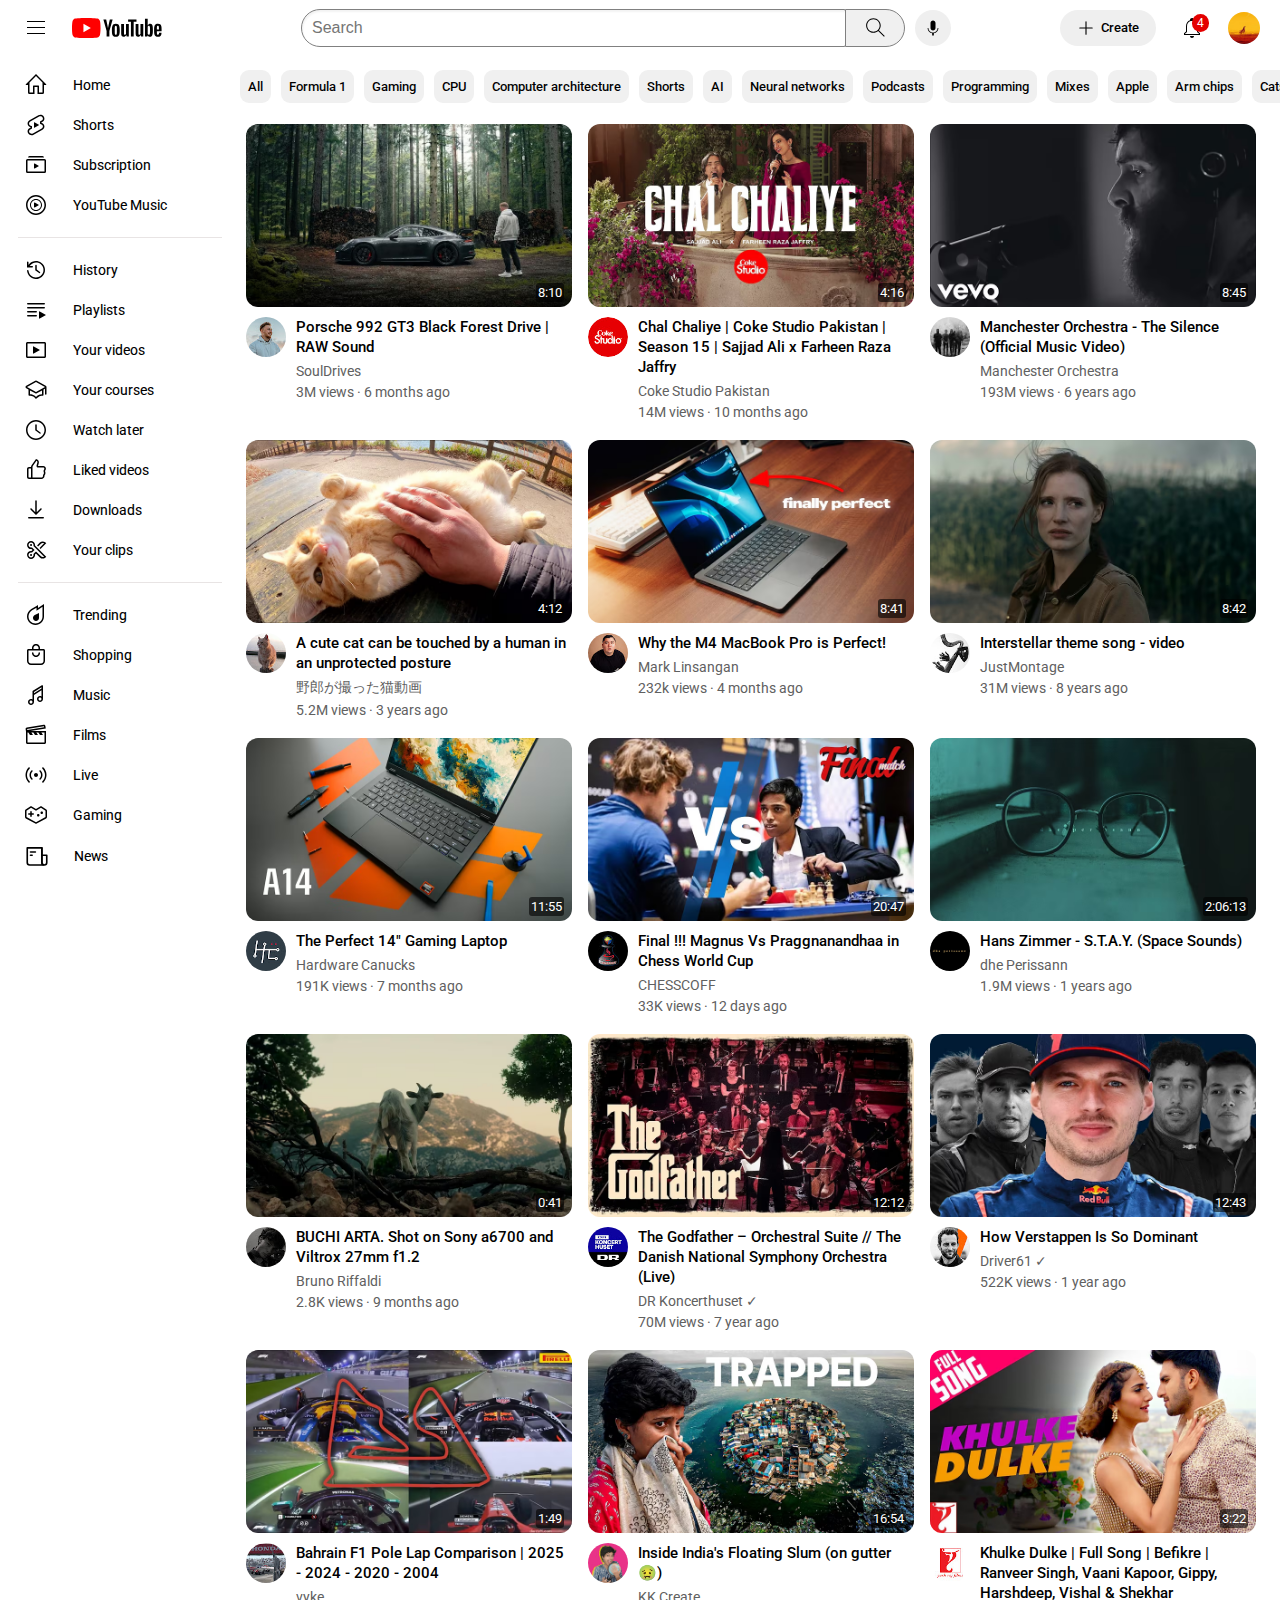
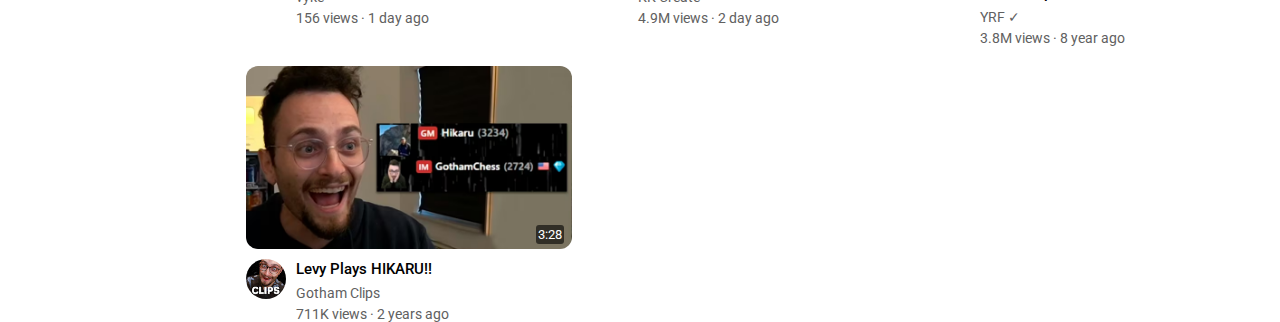
<file: youtube.html>
<!DOCTYPE>
<html>
    <head>

        <title>youtubeClone</title>


        <link rel="preconnect" href="https://fonts.googleapis.com">
        <link rel="preconnect" href="https://fonts.gstatic.com" crossorigin>
        <link href="https://fonts.googleapis.com/css2?family=Roboto:ital,wght@0,100..900;1,100..900&display=swap" rel="stylesheet">


        <link rel="stylesheet" href="styles/general.css">
        <link rel="stylesheet" href="styles/header.css">
        <link rel="stylesheet" href="styles/video.css">
        <link rel="stylesheet" href="styles/sidebar.css">
        <link rel="stylesheet" href="styles/sidebar-open.css">


    </head>
    <body>


        <div class="header"> 

            <div class="top-bar">
                <div class="left-section">
                    <img class="hamburger-menu" src="icons/hamburger-menu.svg">
    
                    <a href="https://www.youtube.com" target="_blank" class="YouTube-landing-page">
                        <img class="youtube-logo" src="icons/youtube-logo.svg">
                    </a>
                </div>
    
    
                <div class="mid-section">
    
                    <input class="search-bar" type="text" placeholder="Search">
                    
                    <button class="search-button">
                        <img class="search-icon" src="icons/search.svg">
                        <div class="tooltip">Search</div>
                    </button>
    
                    <button class="voice-search-button">
                        <img class="voice-search-icon" src="icons/voice-search-icon.svg">
                        <div class="tooltip">Search with your voice</div>
                    </button>
    
                </div>
    
    
                <div class="right-section">
                    <button class="create-button">
                        <img class="plus-icon" src="icons/plus-lg.svg"> <p class="create-word">Create</p>
                    </button>
    
                    <div class="notification-icon-container">
                        <div class="notification-tool">
                            <img class="notification-icon" src="icons/notifications.svg">
                            <div class="tooltip">Notifications</div>
                        </div>
                        <div class="notification-counter">4</div>
                    </div>
    
                    <img class="my-pf" src="Channel/profile.jpg">
                </div>

                
                <divs class="all">
                    <a href="https://www.youtube.com/" class="icon-links">
                        <button class="category">All</button>
                    </a>
                    <a href="https://www.youtube.com/results?search_query=formula+1+" class="icon-links">
                        <button class="category">Formula 1</button>
                    </a>
                    <a href="https://www.youtube.com/results?search_query=gaming+" class="icon-links">
                        <button class="category">Gaming</button>
                    </a>
                    <a href="https://www.youtube.com/results?search_query=cpu" class="icon-links">
                        <button class="category">CPU</button>
                    </a>
                    <a href="https://www.youtube.com/results?search_query=computer+architecture+" class="icon-links">
                        <button class="category">Computer architecture</button>
                    </a>
                    <a href="https://www.youtube.com/shorts/xoixaOBAdS8" class="icon-links">
                        <button class="category">Shorts</button>
                    </a>
                    <a href="https://www.youtube.com/results?search_query=ai+&sp=EgQQARgD" class="icon-links">
                        <button class="category">AI</button>
                    </a>
                    <a href="https://www.youtube.com/results?search_query=neural+networks" class="icon-links">
                        <button class="category">Neural networks</button>
                    </a>
                    <a href="https://www.youtube.com/results?search_query=podcasts+" class="icon-links">
                        <button class="category">Podcasts</button>
                    </a>
                    <a href="https://www.youtube.com/results?search_query=programming" class="icon-links">
                        <button class="category">Programming</button>
                    </a>
                    <a href="https://www.youtube.com/results?search_query=mixes" class="icon-links">
                        <button class="category">Mixes</button>
                    </a>
                    <a href="https://www.youtube.com/results?search_query=apple+" class="icon-links">
                        <button class="category">Apple</button>
                    </a>
                    <a href="https://www.youtube.com/results?search_query=arm+chips+" class="icon-links">
                        <button class="category">Arm chips</button>
                    </a>
                    <a href="https://www.youtube.com/results?search_query=cats" class="icon-links">
                        <button class="category">Cats</button>
                    </a>
                    <a href="https://www.youtube.com/results?search_query=flow" class="icon-links">
                        <button class="category">Flow</button>
                    </a>
                    <a href="https://www.youtube.com/results?search_query=movies" class="icon-links">
                        <button class="category">Movies</button>
                    </a>

                    <a href="https://www.youtube.com/results?search_query=sinners+" class="icon-links">
                        <button class="category">Sinners</button>
                    </a>
                    <a href="https://www.youtube.com/channel/UCEgdi0XIXXZ-qJOFPf4JSKw" class="icon-links">
                        <button class="category">Sport</button>
                    </a>
                </divs>


            </div>
        </div>

        <div class="sidebar">

            <a href="https://www.youtube.com/" class="icon-links">
                <div class="sidebar-link">
                    <div>
                        <svg xmlns="http://www.w3.org/2000/svg" fill="currentColor" height="24" viewBox="0 0 24 24" width="24" focusable="false" aria-hidden="true" style="pointer-events: none; display: inherit; width: 100%; height: 100%;"><path clip-rule="evenodd" d="M22.146 11.146a.5.5 0 01-.353.854H20v7.5a1.5 1.5 0 01-1.5 1.5h-5v-7h-3v7h-5A1.5 1.5 0 014 19.5V12H2.207a.5.5 0 01-.353-.854L12 1l10.146 10.146ZM18.5 9.621l-6.5-6.5-6.5 6.5V19.5H9V13a.5.5 0 01.5-.5h5a.5.5 0 01.5.5v6.5h3.5V9.621Z" fill-rule="evenodd"></path></svg>
                    </div>
    
                    <div>Home</div>
                </div>
            </a>


            <a href="https://www.youtube.com/shorts/8JXei8SaXVc" class="icon-links">
                <div class="sidebar-link">
                    <div>
                        <svg xmlns="http://www.w3.org/2000/svg" fill="currentColor" height="24" viewBox="0 0 24 24" width="24" focusable="false" aria-hidden="true" style="pointer-events: none; display: inherit; width: 100%; height: 100%;"><path clip-rule="evenodd" d="m7.61 15.719.392-.22v-2.24l-.534-.228-.942-.404c-.869-.372-1.4-1.15-1.446-1.974-.047-.823.39-1.642 1.203-2.097h.001L15.13 3.59c1.231-.689 2.785-.27 3.466.833.652 1.058.313 2.452-.879 3.118l-1.327.743-.388.217v2.243l.53.227.942.404c.869.372 1.4 1.15 1.446 1.974.047.823-.39 1.642-1.203 2.097l-.002.001-8.845 4.964-.001.001c-1.231.688-2.784.269-3.465-.834-.652-1.058-.313-2.451.879-3.118l1.327-.742Zm1.993 6.002c-1.905 1.066-4.356.46-5.475-1.355-1.057-1.713-.548-3.89 1.117-5.025a4.14 4.14 0 01.305-.189l1.327-.742-.942-.404a4.055 4.055 0 01-.709-.391c-.963-.666-1.578-1.718-1.644-2.877-.08-1.422.679-2.77 1.968-3.49l8.847-4.966c1.905-1.066 4.356-.46 5.475 1.355 1.057 1.713.548 3.89-1.117 5.025a4.074 4.074 0 01-.305.19l-1.327.742.942.403c.253.109.49.24.709.392.963.666 1.578 1.717 1.644 2.876.08 1.423-.679 2.77-1.968 3.491l-8.847 4.965ZM10 14.567a.25.25 0 00.374.217l4.45-2.567a.25.25 0 000-.433l-4.45-2.567a.25.25 0 00-.374.216v5.134Z" fill-rule="evenodd"></path></svg>
                    </div>
    
                    <div>Shorts</div>
                </div>
            </a>


            <a href="https://www.youtube.com/feed/subscriptions" class="icon-links">
                <div class="sidebar-link">
                    <div> 
                        <svg xmlns="http://www.w3.org/2000/svg" fill="currentColor" height="24" viewBox="0 0 24 24" width="24" focusable="false" aria-hidden="true" style="pointer-events: none; display: inherit; width: 100%; height: 100%;"><path clip-rule="evenodd" d="M4 4.5A1.5 1.5 0 015.5 3h13A1.5 1.5 0 0120 4.5H4Zm16.5 3h-17v11h17v-11ZM3.5 6A1.5 1.5 0 002 7.5v11A1.5 1.5 0 003.5 20h17a1.5 1.5 0 001.5-1.5v-11A1.5 1.5 0 0020.5 6h-17Zm7.257 4.454a.5.5 0 00-.757.43v4.233a.5.5 0 00.757.429L15 13l-4.243-2.546Z" fill-rule="evenodd"></path></svg>
                    </div>
                    <div>Subscription</div>
                </div>
            </a>


            <a href="https://music.youtube.com/" class="icon-links">
                <div class="sidebar-link">
                    <div>
                        <svg xmlns="http://www.w3.org/2000/svg" fill="currentColor" height="24" viewBox="0 0 24 24" width="24" focusable="false" aria-hidden="true" style="pointer-events: none; display: inherit; width: 100%; height: 100%;"><path clip-rule="evenodd" d="M12 20.5c4.694 0 8.5-3.806 8.5-8.5S16.694 3.5 12 3.5 3.5 7.306 3.5 12s3.806 8.5 8.5 8.5Zm0 1.5c5.523 0 10-4.477 10-10S17.523 2 12 2 2 6.477 2 12s4.477 10 10 10Zm0-5c2.761 0 5-2.239 5-5s-2.239-5-5-5-5 2.239-5 5 2.239 5 5 5Zm0 1c3.314 0 6-2.686 6-6s-2.686-6-6-6-6 2.686-6 6 2.686 6 6 6Zm-1.243-8.546c-.333-.2-.757.04-.757.43v4.233c0 .389.424.629.757.429L15 12l-4.243-2.546Z" fill-rule="evenodd"></path></svg>
                    </div>
                    <div>YouTube Mu...</div>
                </div>
            </a>

            
            <a href="https://www.youtube.com/feed/you" class="icon-links">
                <div class="sidebar-link">
                    <div>
                        <svg xmlns="http://www.w3.org/2000/svg" fill="currentColor" height="24" viewBox="0 0 24 24" width="24" focusable="false" aria-hidden="true" style="pointer-events: none; display: inherit; width: 100%; height: 100%;"><path clip-rule="evenodd" d="M12 20.5c1.894 0 3.643-.62 5.055-1.666a5.5 5.5 0 00-10.064-.105.755.755 0 01-.054.099A8.462 8.462 0 0012 20.5Zm4.079-5.189a7 7 0 012.142 2.48 8.5 8.5 0 10-12.443 0 7 7 0 0110.3-2.48ZM12 22c5.523 0 10-4.477 10-10S17.523 2 12 2 2 6.477 2 12s4.477 10 10 10Zm2-12.5a2 2 0 11-4 0 2 2 0 014 0Zm1.5 0a3.5 3.5 0 11-7 0 3.5 3.5 0 017 0Z" fill-rule="evenodd"></path></svg>
                    </div>
                    <div>You</div>
                </div>
            </a>


            <a href="https://www.youtube.com/feed/downloads" class="icon-links">
                <div class="sidebar-link">
                    <div>
                        <svg xmlns="http://www.w3.org/2000/svg" fill="currentColor" height="24" viewBox="0 0 24 24" width="24" focusable="false" aria-hidden="true" style="pointer-events: none; display: inherit; width: 100%; height: 100%;"><path clip-rule="evenodd" d="M17.53 11.53c.293-.293.293-.767 0-1.06-.293-.293-.767-.293-1.06 0l-3.72 3.72V3c0-.414-.336-.75-.75-.75s-.75.336-.75.75v11.19l-3.72-3.72c-.293-.293-.767-.293-1.06 0-.293.293-.293.767 0 1.06l5 5 .53.53.53-.53 5-5Zm1.72 8.97c.414 0 .75-.336.75-.75s-.336-.75-.75-.75H4.75c-.414 0-.75.336-.75.75s.336.75.75.75h14.5Z" fill-rule="evenodd"></path></svg> 
                    </div>
                    <div>Downloads</div>
                </div>
            </a>

        </div>

        <div class="sidebar-open">
            <a href="https://www.youtube.com/" class="icon-links"> 
                <div class="sidebar-open-link">
                    <div>
                        <svg xmlns="http://www.w3.org/2000/svg" fill="currentColor" height="24" viewBox="0 0 24 24" width="24" focusable="false" aria-hidden="true" style="pointer-events: none; display: inherit; width: 100%; height: 100%;"><path clip-rule="evenodd" d="M22.146 11.146a.5.5 0 01-.353.854H20v7.5a1.5 1.5 0 01-1.5 1.5h-5v-7h-3v7h-5A1.5 1.5 0 014 19.5V12H2.207a.5.5 0 01-.353-.854L12 1l10.146 10.146ZM18.5 9.621l-6.5-6.5-6.5 6.5V19.5H9V13a.5.5 0 01.5-.5h5a.5.5 0 01.5.5v6.5h3.5V9.621Z" fill-rule="evenodd"></path></svg>
                    </div>
                    <div>Home</div>
                </div>
            </a>

            <a href="https://www.youtube.com/shorts/49mAE0bth_Q" class="icon-links">
                    <div class="sidebar-open-link">
                    <div>
                        <svg xmlns="http://www.w3.org/2000/svg" fill="currentColor" height="24" viewBox="0 0 24 24" width="24" focusable="false" aria-hidden="true" style="pointer-events: none; display: inherit; width: 100%; height: 100%;"><path clip-rule="evenodd" d="m7.61 15.719.392-.22v-2.24l-.534-.228-.942-.404c-.869-.372-1.4-1.15-1.446-1.974-.047-.823.39-1.642 1.203-2.097h.001L15.13 3.59c1.231-.689 2.785-.27 3.466.833.652 1.058.313 2.452-.879 3.118l-1.327.743-.388.217v2.243l.53.227.942.404c.869.372 1.4 1.15 1.446 1.974.047.823-.39 1.642-1.203 2.097l-.002.001-8.845 4.964-.001.001c-1.231.688-2.784.269-3.465-.834-.652-1.058-.313-2.451.879-3.118l1.327-.742Zm1.993 6.002c-1.905 1.066-4.356.46-5.475-1.355-1.057-1.713-.548-3.89 1.117-5.025a4.14 4.14 0 01.305-.189l1.327-.742-.942-.404a4.055 4.055 0 01-.709-.391c-.963-.666-1.578-1.718-1.644-2.877-.08-1.422.679-2.77 1.968-3.49l8.847-4.966c1.905-1.066 4.356-.46 5.475 1.355 1.057 1.713.548 3.89-1.117 5.025a4.074 4.074 0 01-.305.19l-1.327.742.942.403c.253.109.49.24.709.392.963.666 1.578 1.717 1.644 2.876.08 1.423-.679 2.77-1.968 3.491l-8.847 4.965ZM10 14.567a.25.25 0 00.374.217l4.45-2.567a.25.25 0 000-.433l-4.45-2.567a.25.25 0 00-.374.216v5.134Z" fill-rule="evenodd"></path></svg>
                    </div>
                    <div>Shorts</div>
                </div>
            </a>

            <a href="https://www.youtube.com/feed/subscriptions" class="icon-links">
                <div class="sidebar-open-link">
                    <div>
                        <svg xmlns="http://www.w3.org/2000/svg" fill="currentColor" height="24" viewBox="0 0 24 24" width="24" focusable="false" aria-hidden="true" style="pointer-events: none; display: inherit; width: 100%; height: 100%;"><path clip-rule="evenodd" d="M4 4.5A1.5 1.5 0 015.5 3h13A1.5 1.5 0 0120 4.5H4Zm16.5 3h-17v11h17v-11ZM3.5 6A1.5 1.5 0 002 7.5v11A1.5 1.5 0 003.5 20h17a1.5 1.5 0 001.5-1.5v-11A1.5 1.5 0 0020.5 6h-17Zm7.257 4.454a.5.5 0 00-.757.43v4.233a.5.5 0 00.757.429L15 13l-4.243-2.546Z" fill-rule="evenodd"></path></svg>
                    </div>
                    <div>Subscription</div>
                </div>
            </a>

            <a href="https://music.youtube.com/" class="icon-links">
                <div class="sidebar-open-link">
                    <div>
                        <svg xmlns="http://www.w3.org/2000/svg" fill="currentColor" height="24" viewBox="0 0 24 24" width="24" focusable="false" aria-hidden="true" style="pointer-events: none; display: inherit; width: 100%; height: 100%;"><path clip-rule="evenodd" d="M12 20.5c4.694 0 8.5-3.806 8.5-8.5S16.694 3.5 12 3.5 3.5 7.306 3.5 12s3.806 8.5 8.5 8.5Zm0 1.5c5.523 0 10-4.477 10-10S17.523 2 12 2 2 6.477 2 12s4.477 10 10 10Zm0-5c2.761 0 5-2.239 5-5s-2.239-5-5-5-5 2.239-5 5 2.239 5 5 5Zm0 1c3.314 0 6-2.686 6-6s-2.686-6-6-6-6 2.686-6 6 2.686 6 6 6Zm-1.243-8.546c-.333-.2-.757.04-.757.43v4.233c0 .389.424.629.757.429L15 12l-4.243-2.546Z" fill-rule="evenodd"></path></svg>
                    </div>
                    <div>YouTube Music</div>
                </div>
            </a>


            <div class="divider"></div>

            <a href="https://www.youtube.com/feed/history" class="icon-links">
                <div class="sidebar-open-link">
                    <div>
                        <svg xmlns="http://www.w3.org/2000/svg" fill="currentColor" height="24" viewBox="0 0 24 24" width="24" focusable="false" aria-hidden="true" style="pointer-events: none; display: inherit; width: 100%; height: 100%;"><path clip-rule="evenodd" d="M14.203 4.83c-1.74-.534-3.614-.418-5.274.327-1.354.608-2.49 1.6-3.273 2.843H8.25c.414 0 .75.336.75.75s-.336.75-.75.75H3V4.25c0-.414.336-.75.75-.75s.75.336.75.75v2.775c.935-1.41 2.254-2.536 3.815-3.236 1.992-.894 4.241-1.033 6.328-.392 2.088.641 3.87 2.02 5.017 3.878 1.146 1.858 1.578 4.07 1.215 6.223-.364 2.153-1.498 4.1-3.19 5.48-1.693 1.379-3.83 2.095-6.012 2.016-2.182-.08-4.26-.949-5.849-2.447-1.588-1.499-2.578-3.523-2.784-5.697-.039-.412.264-.778.676-.817.412-.04.778.263.818.675.171 1.812.996 3.499 2.32 4.748 1.323 1.248 3.055 1.973 4.874 2.04 1.818.065 3.598-.532 5.01-1.681 1.41-1.15 2.355-2.773 2.657-4.567.303-1.794-.056-3.637-1.012-5.186-.955-1.548-2.44-2.697-4.18-3.231ZM12.75 7.5c0-.414-.336-.75-.75-.75s-.75.336-.75.75v4.886l.314.224 3.5 2.5c.337.241.806.163 1.046-.174.241-.337.163-.806-.174-1.046l-3.186-2.276V7.5Z" fill-rule="evenodd"></path></svg> 
                    </div>
                    <div>History</div>
                </div>
            </a>


            <a href="https://www.youtube.com/feed/playlists" class="icon-links">
                <div class="sidebar-open-link">
                    <div>
                        <svg xmlns="http://www.w3.org/2000/svg" fill="currentColor" height="24" viewBox="0 0 24 24" width="24" focusable="false" aria-hidden="true" style="pointer-events: none; display: inherit; width: 100%; height: 100%;"><path clip-rule="evenodd" d="M3.75 5c-.414 0-.75.336-.75.75s.336.75.75.75h16.5c.414 0 .75-.336.75-.75S20.664 5 20.25 5H3.75Zm0 4c-.414 0-.75.336-.75.75s.336.75.75.75h16.5c.414 0 .75-.336.75-.75S20.664 9 20.25 9H3.75Zm0 4c-.414 0-.75.336-.75.75s.336.75.75.75h8.5c.414 0 .75-.336.75-.75s-.336-.75-.75-.75h-8.5Zm8.5 4c.414 0 .75.336.75.75s-.336.75-.75.75h-8.5c-.414 0-.75-.336-.75-.75s.336-.75.75-.75h8.5Zm3.498-3.572c-.333-.191-.748.05-.748.434v6.276c0 .384.415.625.748.434L22 17l-6.252-3.572Z" fill-rule="evenodd"></path></svg>
                    </div>
                    <div>Playlists</div>
                </div>
            </a>
            

            <a href="https://studio.youtube.com/channel/UCcpx8LLMO5LIMfZryEYQGzw/videos" class="icon-links">
                <div class="sidebar-open-link">
                    <div>
                        <svg xmlns="http://www.w3.org/2000/svg" fill="currentColor" height="24" viewBox="0 0 24 24" width="24" focusable="false" aria-hidden="true" style="pointer-events: none; display: inherit; width: 100%; height: 100%;"><path clip-rule="evenodd" d="M3.5 5.5h17v13h-17v-13ZM2 5.5C2 4.672 2.672 4 3.5 4h17c.828 0 1.5.672 1.5 1.5v13c0 .828-.672 1.5-1.5 1.5h-17c-.828 0-1.5-.672-1.5-1.5v-13Zm7.748 2.927c-.333-.19-.748.05-.748.435v6.276c0 .384.415.625.748.434L16 12 9.748 8.427Z" fill-rule="evenodd"></path></svg> 
                    </div>
                    <div>Your videos</div>
                </div>
            </a>


            <a href="https://www.youtube.com/feed/courses" class="icon-links">
                <div class="sidebar-open-link">
                    <div>
                        <svg xmlns="http://www.w3.org/2000/svg" fill="currentColor" height="24" viewBox="0 0 24 24" width="24" focusable="false" aria-hidden="true" style="pointer-events: none; display: inherit; width: 100%; height: 100%;"><path clip-rule="evenodd" d="M11.271 2.689a1.5 1.5 0 011.457 0l9 5A1.5 1.5 0 0122.5 9v7a.75.75 0 01-1.5 0v-5.284l-1.5.833V17a.75.75 0 01-.741.75c-1.9.023-3.076.4-3.941.896-.71.407-1.229.895-1.817 1.448-.159.149-.322.302-.496.46a.75.75 0 01-1.046-.034l-.076-.08c-.702-.73-1.303-1.355-2.164-1.832-.875-.485-2.074-.84-3.976-.858A.75.75 0 014.5 17v-5.45l-2.228-1.24a1.5 1.5 0 010-2.622l9-5ZM6 12.383v3.891c1.703.096 2.946.468 3.946 1.022.858.475 1.508 1.07 2.08 1.652.575-.54 1.221-1.13 2.046-1.603.988-.566 2.215-.963 3.928-1.068v-3.894l-5.272 2.928a1.5 1.5 0 01-1.457 0L6 12.383ZM12 4l9 5-9 5-9-5 9-5Z" fill-rule="evenodd"></path></svg>
                    </div>
                    <div>Your courses</div>
                </div>
            </a>


            <a href="https://www.youtube.com/playlist?list=WL" class="icon-links">
                <div class="sidebar-open-link">
                    <div>
                        <svg xmlns="http://www.w3.org/2000/svg" fill="currentColor" height="24" viewBox="0 0 24 24" width="24" focusable="false" aria-hidden="true" style="pointer-events: none; display: inherit; width: 100%; height: 100%;"><path clip-rule="evenodd" d="M20.5 12c0 4.694-3.806 8.5-8.5 8.5S3.5 16.694 3.5 12 7.306 3.5 12 3.5s8.5 3.806 8.5 8.5Zm1.5 0c0 5.523-4.477 10-10 10S2 17.523 2 12 6.477 2 12 2s10 4.477 10 10Zm-9.25-5c0-.414-.336-.75-.75-.75s-.75.336-.75.75v5.375l.3.225 4 3c.331.248.802.181 1.05-.15.248-.331.181-.801-.15-1.05l-3.7-2.775V7Z" fill-rule="evenodd"></path></svg>
                    </div>
                    <div>Watch later</div>
                </div>
            </a>            

            
            <a href="https://www.youtube.com/playlist?list=LL" class="icon-links">
                <div class="sidebar-open-link">
                    <div>
                        <svg xmlns="http://www.w3.org/2000/svg" fill="currentColor" height="24" viewBox="0 0 24 24" width="24" focusable="false" aria-hidden="true" style="pointer-events: none; display: inherit; width: 100%; height: 100%;"><path clip-rule="evenodd" d="M14.813 5.018 14.41 6.5 14 8h5.192c.826 0 1.609.376 2.125 1.022.711.888.794 2.125.209 3.101L21 13l.165.413c.519 1.296.324 2.769-.514 3.885l-.151.202v.5c0 1.657-1.343 3-3 3H5c-1.105 0-2-.895-2-2v-8c0-1.105.895-2 2-2h2v.282c0-.834.26-1.647.745-2.325L12 1l1.1.472c1.376.59 2.107 2.103 1.713 3.546ZM7 10.5H5c-.276 0-.5.224-.5.5v8c0 .276.224.5.5.5h2v-9Zm10.5 9h-9V9.282c0-.521.163-1.03.466-1.453l3.553-4.975c.682.298 1.043 1.051.847 1.77l-.813 2.981c-.123.451-.029.934.255 1.305.284.372.725.59 1.192.59h5.192c.37 0 .722.169.954.459.32.399.357.954.094 1.393l-.526.876c-.241.402-.28.894-.107 1.33l.165.412c.324.81.203 1.73-.32 2.428l-.152.202c-.195.26-.3.575-.3.9v.5c0 .828-.672 1.5-1.5 1.5Z" fill-rule="evenodd"></path></svg> 
                    </div>
                    <div>Liked videos</div>
                </div>
            </a>


            <a href="https://www.youtube.com/feed/downloads" class="icon-links">
                <div class="sidebar-open-link">
                    <div>
                        <svg xmlns="http://www.w3.org/2000/svg" fill="currentColor" height="24" viewBox="0 0 24 24" width="24" focusable="false" aria-hidden="true" style="pointer-events: none; display: inherit; width: 100%; height: 100%;"><path clip-rule="evenodd" d="M17.53 11.53c.293-.293.293-.767 0-1.06-.293-.293-.767-.293-1.06 0l-3.72 3.72V3c0-.414-.336-.75-.75-.75s-.75.336-.75.75v11.19l-3.72-3.72c-.293-.293-.767-.293-1.06 0-.293.293-.293.767 0 1.06l5 5 .53.53.53-.53 5-5Zm1.72 8.97c.414 0 .75-.336.75-.75s-.336-.75-.75-.75H4.75c-.414 0-.75.336-.75.75s.336.75.75.75h14.5Z" fill-rule="evenodd"></path></svg> 
                    </div>
                    <div>Downloads</div>
                </div>
            </a>
            

            <a href="https://www.youtube.com/feed/clips" class="icon-links">
                <div class="sidebar-open-link">
                    <div>
                        <svg xmlns="http://www.w3.org/2000/svg" fill="currentColor" height="24" viewBox="0 0 24 24" width="24" focusable="false" aria-hidden="true" style="pointer-events: none; display: inherit; width: 100%; height: 100%;"><path clip-rule="evenodd" d="m8.042 9.456-.716.08c-.732.08-1.486-.16-2.043-.718-.977-.976-.977-2.559 0-3.535.976-.977 2.559-.977 3.535 0 .558.557.798 1.312.717 2.044l-.079.715.51.51 10.13 10.13c-.97.643-2.291.537-3.146-.318l-4.951-4.951-1.061 1.06 4.951 4.952c1.442 1.442 3.712 1.553 5.282.331.13-.1.255-.212.375-.331l.707-.707-1.06-1.061L15.534 12l5.657-5.657 1.06-1.06-.706-.708c-.12-.12-.245-.23-.376-.331-1.569-1.222-3.839-1.111-5.281.331L13.06 7.404l1.061 1.06 2.829-2.828c.855-.855 2.175-.961 3.146-.318l-4.56 4.56 1.06 1.061L15.536 12l-4.51-4.51c.128-1.164-.254-2.375-1.147-3.268-1.562-1.562-4.095-1.562-5.657 0-1.562 1.562-1.562 4.095 0 5.657.893.893 2.104 1.276 3.269 1.147l2.033 2.033 1.06-1.06-2.033-2.033-.509-.51Zm-.285-3.113c-.39-.39-1.023-.39-1.414 0-.39.39-.39 1.024 0 1.415.39.39 1.024.39 1.414 0 .39-.391.39-1.024 0-1.415Zm-.43 8.122.715.079.51-.51.973-.973L8.465 12l-.975.974c-1.165-.128-2.375.254-3.268 1.147-1.562 1.562-1.562 4.095 0 5.657 1.562 1.562 4.094 1.562 5.657 0 .893-.893 1.275-2.104 1.147-3.269l.974-.973-1.06-1.061-.975.974-.509.509.079.716c.08.732-.16 1.486-.717 2.044-.976.976-2.56.976-3.536 0-.976-.977-.976-2.56 0-3.536.558-.558 1.312-.798 2.044-.717Zm-.984 3.192c.39.39 1.024.39 1.414 0 .39-.39.39-1.024 0-1.414-.39-.39-1.023-.39-1.414 0-.39.39-.39 1.023 0 1.414Z" fill-rule="evenodd"></path></svg> 
                    </div>
                    <div>Your clips</div>
                </div>
            </a>


            <div class="divider"></div>


            <a href="https://www.youtube.com/feed/trending?bp=6gQJRkVleHBsb3Jl" class="icon-links">
                <div class="sidebar-open-link">
                    <div>
                        <svg xmlns="http://www.w3.org/2000/svg" fill="currentColor" height="24" viewBox="0 0 24 24" width="24" focusable="false" aria-hidden="true" style="pointer-events: none; display: inherit; width: 100%; height: 100%;"><path clip-rule="evenodd" d="m14 2-1.5.886-5.195 3.07C4.637 7.533 3 10.401 3 13.5c0 4.694 3.806 8.5 8.5 8.5s8.5-3.806 8.5-8.5V1l-1.5 1-3 2L14 5V2ZM8.068 7.248l4.432-2.62v3.175l2.332-1.555L18.5 3.803V13.5c0 3.866-3.134 7-7 7s-7-3.134-7-7c0-2.568 1.357-4.946 3.568-6.252ZM9 15c0-1.226.693-2.346 1.789-2.894L15 10v5c0 1.657-1.343 3-3 3s-3-1.343-3-3Z" fill-rule="evenodd"></path></svg>
                    </div>
                    <div>Trending</div>
                </div>
            </a>
            

            <a href="https://www.youtube.com/channel/UCkYQyvc_i9hXEo4xic9Hh2g" class="icon-links">
                <div class="sidebar-open-link">
                    <div>
                        <svg xmlns="http://www.w3.org/2000/svg" fill="currentColor" height="24" viewBox="0 0 24 24" width="24" focusable="false" aria-hidden="true" style="pointer-events: none; display: inherit; width: 100%; height: 100%;"><path clip-rule="evenodd" d="M12 2.5c-.328 0-.653.065-.957.19-.303.126-.579.31-.81.542-.233.232-.417.508-.543.811-.125.304-.19.629-.19.957v1h5V5c0-.328-.065-.653-.19-.957-.126-.303-.31-.579-.542-.81-.232-.233-.508-.417-.811-.543-.304-.125-.629-.19-.957-.19ZM16 5v1h3.5c.828 0 1.5.672 1.5 1.5V18c0 2.21-1.79 4-4 4H7c-2.21 0-4-1.79-4-4V7.5C3 6.672 3.672 6 4.5 6H8V5c0-.525.103-1.045.304-1.53.201-.486.496-.927.868-1.298.371-.372.812-.667 1.297-.868C10.955 1.104 11.475 1 12 1c.525 0 1.045.103 1.53.304.486.202.927.496 1.298.868.372.371.667.812.867 1.297C15.896 3.955 16 4.475 16 5Zm-4 7.5c-.328 0-.653-.065-.957-.19-.303-.126-.579-.31-.81-.542-.233-.232-.417-.508-.543-.811-.125-.304-.19-.629-.19-.957 0-.414-.336-.75-.75-.75S8 9.586 8 10c0 .525.103 1.045.304 1.53.201.486.496.927.868 1.298.371.372.812.667 1.297.867.486.201 1.006.305 1.531.305.525 0 1.045-.104 1.53-.305.486-.2.927-.495 1.298-.867.372-.371.667-.812.867-1.297.201-.486.305-1.006.305-1.531 0-.414-.336-.75-.75-.75s-.75.336-.75.75c0 .328-.065.653-.19.957-.126.303-.31.579-.542.81-.232.233-.508.417-.811.543-.304.125-.629.19-.957.19Zm-7.5-5h15V18c0 1.38-1.12 2.5-2.5 2.5H7c-1.38 0-2.5-1.12-2.5-2.5V7.5Z" fill-rule="evenodd"></path></svg>
                    </div>
                    <div>Shopping</div>
                </div>
            </a>


            <a href="https://www.youtube.com/channel/UC-9-kyTW8ZkZNDHQJ6FgpwQ" class="icon-links">
                <div class="sidebar-open-link">
                    <div>
                        <svg xmlns="http://www.w3.org/2000/svg" fill="currentColor" height="24" viewBox="0 0 24 24" width="24" focusable="false" aria-hidden="true" style="pointer-events: none; display: inherit; width: 100%; height: 100%;"><path clip-rule="evenodd" d="M19 3c0-.271-.146-.521-.383-.654-.237-.133-.527-.127-.758.014l-9 5.5c-.223.136-.359.379-.359.64v7.901C8.059 16.146 7.546 16 7 16c-1.657 0-3 1.343-3 3s1.343 3 3 3 3-1.343 3-3v-7.08l7.5-4.583v6.064c-.441-.255-.954-.401-1.5-.401-1.657 0-3 1.343-3 3s1.343 3 3 3 3-1.343 3-3V3Zm-1.5 13c0-.828-.672-1.5-1.5-1.5s-1.5.672-1.5 1.5.672 1.5 1.5 1.5 1.5-.672 1.5-1.5Zm-9 3c0-.828-.672-1.5-1.5-1.5s-1.5.672-1.5 1.5.672 1.5 1.5 1.5 1.5-.672 1.5-1.5Zm9-13.42L10 10.162V8.92l7.5-4.584V5.58Z" fill-rule="evenodd"></path></svg> 
                    </div>
                    <div>Music</div>
                </div>
            </a>

            
            <a href="https://www.youtube.com/feed/storefront?bp=ogUCKAU%3D" class="icon-links">
                <div class="sidebar-open-link">
                    <div>
                        <svg xmlns="http://www.w3.org/2000/svg" fill="currentColor" height="24" viewBox="0 0 24 24" width="24" focusable="false" aria-hidden="true" style="pointer-events: none; display: inherit; width: 100%; height: 100%;"><path clip-rule="evenodd" d="m3.116 5.998 16.79-2.66.157.988-16.79 2.66-.157-.988Zm-1.481.235c-.13-.819.428-1.587 1.247-1.717l16.79-2.659c.819-.13 1.587.429 1.716 1.247l.157.988.234 1.481-1.481.235L6.463 7.999H22v11.5c0 .829-.672 1.5-1.5 1.5h-17c-.828 0-1.5-.671-1.5-1.5V8.539L1.79 7.22l-.156-.987Zm7.698 3.266h-2L9 11.999H6l-1.667-2.5H3.5v10h17v-10h-3.167L19 12h-3l-1.667-2.501h-2L14 12h-3L9.333 9.499Z" fill-rule="evenodd"></path></svg> 
                    </div>
                    <div>Films</div>
                </div>
            </a>
            

            <a href="https://www.youtube.com/channel/UC4R8DWoMoI7CAwX8_LjQHig" class="icon-links">
                <div class="sidebar-open-link">
                    <div>
                        <svg xmlns="http://www.w3.org/2000/svg" fill="currentColor" height="24" viewBox="0 0 24 24" width="24" focusable="false" aria-hidden="true" style="pointer-events: none; display: inherit; width: 100%; height: 100%;"><path clip-rule="evenodd" d="M5.636 5.636c.293-.293.293-.768 0-1.06-.293-.294-.768-.294-1.06 0-.976.974-1.75 2.132-2.277 3.406C1.772 9.256 1.5 10.622 1.5 12c0 1.379.272 2.744.8 4.018.527 1.274 1.3 2.432 2.275 3.407.293.293.768.293 1.061 0 .293-.293.293-.768 0-1.061-.836-.836-1.499-1.828-1.95-2.92C3.232 14.352 3 13.182 3 12s.233-2.352.685-3.444c.452-1.092 1.115-2.084 1.951-2.92Zm2.828 1.768c.293.292.293.767 0 1.06-.464.464-.832 1.016-1.083 1.622C7.129 10.693 7 11.343 7 12c0 .656.13 1.306.38 1.913.252.607.62 1.158 1.084 1.622.293.293.293.768 0 1.06-.292.294-.767.294-1.06 0-.604-.603-1.083-1.32-1.41-2.108C5.669 13.7 5.5 12.853 5.5 12c0-.854.168-1.7.495-2.488.326-.788.805-1.505 1.409-2.108.293-.293.768-.293 1.06 0Zm7.072 0c.292-.293.767-.293 1.06 0C17.816 8.623 18.5 10.276 18.5 12c0 1.724-.685 3.377-1.904 4.596-.293.293-.768.293-1.06 0-.293-.293-.293-.768 0-1.06C16.473 14.597 17 13.325 17 12s-.527-2.598-1.464-3.536c-.293-.293-.293-.768 0-1.06Zm2.828-2.829c.293-.293.768-.293 1.06 0C21.395 6.545 22.5 9.215 22.5 12s-1.106 5.456-3.075 7.425c-.293.293-.768.293-1.061 0-.293-.293-.293-.768 0-1.061C20.052 16.676 21 14.387 21 12s-.948-4.676-2.636-6.364c-.293-.293-.293-.768 0-1.06ZM12 14c1.105 0 2-.895 2-2 0-1.104-.895-2-2-2s-2 .896-2 2c0 1.105.895 2 2 2Z" fill-rule="evenodd"></path></svg> 
                    </div>
                    <div>Live</div>
                </div>
            </a>


            <a href="https://www.youtube.com/gaming" class="icon-links">
                <div class="sidebar-open-link">
                    <div>
                        <svg xmlns="http://www.w3.org/2000/svg" fill="currentColor" height="24" viewBox="0 0 24 24" width="24" focusable="false" aria-hidden="true" style="pointer-events: none; display: inherit; width: 100%; height: 100%;"><path clip-rule="evenodd" d="m12 7.75-.772-.464-4.186-2.511L2.5 7.803v6.307L12 19.29l9.5-5.181V7.803l-4.542-3.028-4.186 2.511L12 7.75ZM12 6 7.814 3.488c-.497-.298-1.122-.283-1.604.039L1.668 6.555C1.251 6.833 1 7.3 1 7.803v6.307c0 .548.3 1.054.782 1.316l9.5 5.182c.447.244.989.244 1.436 0l9.5-5.182c.482-.262.782-.768.782-1.316V7.803c0-.502-.25-.97-.668-1.248L17.79 3.527c-.482-.322-1.107-.337-1.604-.039L12 6Zm3.5 6.25c0 .69-.56 1.25-1.25 1.25S13 12.94 13 12.25 13.56 11 14.25 11s1.25.56 1.25 1.25ZM7 8c-.414 0-.75.336-.75.75v1.5h-1.5c-.414 0-.75.336-.75.75s.336.75.75.75h1.5v1.5c0 .414.336.75.75.75s.75-.336.75-.75v-1.5h1.5c.414 0 .75-.336.75-.75s-.336-.75-.75-.75h-1.5v-1.5C7.75 8.336 7.414 8 7 8Zm10.75 3c.69 0 1.25-.56 1.25-1.25s-.56-1.25-1.25-1.25-1.25.56-1.25 1.25.56 1.25 1.25 1.25Z" fill-rule="evenodd"></path></svg> 
                    </div>
                    <div>Gaming</div>
                </div>
            </a>


            <a href="https://www.youtube.com/channel/UCYfdidRxbB8Qhf0Nx7ioOYw" class="icon-links">
                <div class="sidebar-open-link">
                    <img src="icons/news-paper-svgrepo-com.svg">
                    <div>News</div>
                </div>
            </a>

        </div>


        <div class="video-grid">
            <div class="video-preview">
    
                <div class="thumnail-row">
                    <a href="https://www.youtube.com/watch?v=c5LeLdbK_-A" class="vide-title-link">
                        <img class="thumbnail" src="Thumbnails/hq728.avif">
                    </a>
                    <div class="video-time">8:10</div>
                </div> 
    
                <div class="video-info-grid">
    
                    <div class="profile-picture">
                        <a href="https://www.youtube.com/@Souldrives" class="video-creator">
                            <img class="pf" src="Channel/channels10_profile.jpg">
                        </a>
                    </div>
    
    
                    <div class="video-info">
    
                        <p class="video-title"> Porsche 992 GT3 Black Forest Drive | RAW Sound </p>
                        <p class="video-author"> SoulDrives </p>
                        <p class="video-reach">3M views &#183; 6 months ago</p>
    
                    </div>
    
                </div>
    
            </div>


            <div class="video-preview">
    
                <div class="thumnail-row">
                    <a href="https://www.youtube.com/watch?v=7rAeOw_9DcA" class="vide-title-link">
                        <img class="thumbnail" src="Thumbnails/hq729.avif">
                    </a>
                    <div class="video-time">4:16</div>
                </div> 
    
                <div class="video-info-grid">
    
                    <div class="profile-picture">
                        <a href="https://www.youtube.com/@cokestudio" class="video-creator">
                            <img class="pf" src="Channel/channels11_profile.jpg">
                        </a>
                    </div>
    
    
                    <div class="video-info">
    
                        <p class="video-title"> Chal Chaliye | Coke Studio Pakistan | Season 15 | Sajjad Ali x Farheen Raza Jaffry </p>
                        <p class="video-author"> Coke Studio Pakistan </p>
                        <p class="video-reach">14M views &#183; 10 months ago</p>
    
                    </div>
    
                </div>
    
            </div>


            <div class="video-preview">
    
                <div class="thumnail-row">
                    <a href="https://www.youtube.com/watch?v=8ui9umU0C2g" class="vide-title-link">
                        <img class="thumbnail" src="Thumbnails/hq730.avif">
                    </a>
                    <div class="video-time">8:45</div>
                </div> 
    
                <div class="video-info-grid">
    
                    <div class="profile-picture">
                        <a href="https://www.youtube.com/@manchesterorchVEVO" class="video-creator">
                            <img class="pf" src="Channel/channels12_profile.jpg">
                        </a>
                    </div>
    
    
                    <div class="video-info">
    
                        <p class="video-title"> Manchester Orchestra - The Silence (Official Music Video) </p>
                        <p class="video-author"> Manchester Orchestra </p>
                        <p class="video-reach">193M views &#183; 6 years ago</p>
    
                    </div>
    
                </div>
    
            </div>


            <div class="video-preview">
    
                <div class="thumnail-row">
                    <a href="https://www.youtube.com/watch?v=dvGX2Kzxn78" class="vide-title-link">
                        <img class="thumbnail" src="Thumbnails/hq731.avif">
                    </a>
                    <div class="video-time">4:12</div>
                </div> 
    
                <div class="video-info-grid">
    
                    <div class="profile-picture">
                        <a href="https://www.youtube.com/@yaroneko77" class="video-creator">
                            <img class="pf" src="Channel/unnamed1.jpg">
                        </a>
                    </div>
    
    
                    <div class="video-info">
    
                        <p class="video-title"> A cute cat can be touched by a human in an unprotected posture </p>
                        <p class="video-author"> 野郎が撮った猫動画 </p>
                        <p class="video-reach">5.2M views &#183; 3 years ago</p>
    
                    </div>
    
                </div>
    
            </div>


            <div class="video-preview">
    
                <div class="thumnail-row">
                    <a href="https://www.youtube.com/watch?v=hwRuj5ANres" class="vide-title-link">
                        <img class="thumbnail" src="Thumbnails/hq732.avif">
                    </a>
                    <div class="video-time">8:41</div>
                </div> 
    
                <div class="video-info-grid">
    
                    <div class="profile-picture">
                        <a href="https://www.youtube.com/@HeyMarkL" class="video-creator">
                            <img class="pf" src="Channel/channels13_profile.jpg">
                        </a>
                    </div>
    
    
                    <div class="video-info">
    
                        <p class="video-title"> Why the M4 MacBook Pro is Perfect! </p>
                        <p class="video-author"> Mark Linsangan </p>
                        <p class="video-reach">232k views &#183; 4 months ago</p>
    
                    </div>
    
                </div>
    
            </div>



            <div class="video-preview">
    
                <div class="thumnail-row">
                    <a href="https://www.youtube.com/watch?v=8kooIgKESYE" class="vide-title-link">
                        <img class="thumbnail" src="Thumbnails/hq733.avif">
                    </a>
                    <div class="video-time">8:42</div>
                </div> 
    
                <div class="video-info-grid">
    
                    <div class="profile-picture">
                        <a href="https://www.youtube.com/@justmontages" class="video-creator">
                            <img class="pf" src="Channel/channels14_profile.jpg">
                        </a>
                    </div>
    
    
                    <div class="video-info">
    
                        <p class="video-title"> Interstellar theme song - video </p>
                        <p class="video-author"> JustMontage </p>
                        <p class="video-reach">31M views &#183; 8 years ago</p>
    
                    </div>
    
                </div>
    
            </div>



            <div class="video-preview">
    
                <div class="thumnail-row">
                    <a href="https://www.youtube.com/watch?v=tMDuK2TfUqw&t=190s" class="vide-title-link">
                        <img class="thumbnail" src="Thumbnails/hq734.avif">
                    </a>
                    <div class="video-time">11:55</div>
                </div> 
    
                <div class="video-info-grid">
    
                    <div class="profile-picture">
                        <a href="https://www.youtube.com/@HardwareCanucks" class="video-creator">
                            <img class="pf" src="Channel/channels15_profile.jpg">
                        </a>
                    </div>
    
    
                    <div class="video-info">
    
                        <p class="video-title"> The Perfect 14" Gaming Laptop </p>
                        <p class="video-author"> Hardware Canucks </p>
                        <p class="video-reach">191K views &#183; 7 months ago</p>
    
                    </div>
    
                </div>
    
            </div>



            <div class="video-preview">
    
                <div class="thumnail-row">
                    <a href="https://www.youtube.com/watch?v=MV9s0uDw9fY" class="vide-title-link">
                        <img class="thumbnail" src="Thumbnails/hq735.avif">
                    </a>
                    <div class="video-time">20:47</div>
                </div> 
    
                <div class="video-info-grid">
    
                    <div class="profile-picture">
                        <a href="https://www.youtube.com/@CHESSCOFF" class="video-creator">
                            <img class="pf" src="Channel/channels16_profile.jpg">
                        </a>
                    </div>
    
    
                    <div class="video-info">
    
                        <p class="video-title"> Final !!! Magnus Vs Praggnanandhaa in Chess World Cup </p>
                        <p class="video-author"> CHESSCOFF </p>
                        <p class="video-reach">33K views &#183; 12 days ago</p>
    
                    </div>
    
                </div>
    
            </div>
            
            <div class="video-preview">
    
                <div class="thumnail-row">
                    <a href="https://www.youtube.com/watch?v=4Ad-f9fUnto" class="vide-title-link">
                        <img class="thumbnail" src="Thumbnails/hq726.avif">
                    </a>
                    <div class="video-time">2:06:13</div>
                </div> 
    
                <div class="video-info-grid">
    
                    <div class="profile-picture">
                        <a href="https://www.youtube.com/channel/UCfyUjw4uv_LLMSWtB7Nszig" class="video-creator">
                            <img class="pf" src="Channel/channels8_profile.jpg">
                        </a>
                    </div>
    
    
                    <div class="video-info">
    
                        <p class="video-title"> Hans Zimmer - S.T.A.Y. (Space Sounds) </p>
                        <p class="video-author"> dhe Perissann </p>
                        <p class="video-reach">1.9M views &#183; 1 years ago</p>
    
                    </div>
    
                </div>
    
            </div>



            <div class="video-preview">
    
                <div class="thumnail-row">
                    <a href="https://www.youtube.com/watch?v=rI_QITK4PeY" class="vide-title-link">
                        <img class="thumbnail" src="Thumbnails/hq727.avif">
                    </a>
                    <div class="video-time">0:41</div>
                </div> 
    
                <div class="video-info-grid">
    
                    <div class="profile-picture">
                        <a href="https://www.youtube.com/@brunoriffaldi" class="video-creator">
                            <img class="pf" src="Channel/channels9_profile.jpg">
                        </a>
                    </div>
    
    
                    <div class="video-info">
    
                        <p class="video-title"> BUCHI ARTA. Shot on Sony a6700 and Viltrox 27mm f1.2 </p>
                        <p class="video-author"> Bruno Riffaldi </p>
                        <p class="video-reach">2.8K views &#183; 9 months ago</p>
    
                    </div>
    
                </div>
    
            </div>
            
                    <div class="video-preview">
            
                        <div class="thumnail-row">
                            <a href="https://youtu.be/X-jdl9hcCeg?si=ChP1Qn2isu4cifxb" class="vide-title-link">
                                <img class="thumbnail" src="Thumbnails/hq722.avif">
                            </a>
                            <div class="video-time">12:12</div>
                        </div> 
            
                        <div class="video-info-grid">
            
                            <div class="profile-picture">
                                <a href="https://www.youtube.com/@Koncerthuset" class="video-creator">
                                    <img class="pf" src="Channel/unnamed.jpg">
                                </a>
                            </div>
            
            
                            <div class="video-info">
            
                                <p class="video-title">The Godfather – Orchestral Suite // The Danish National Symphony Orchestra (Live)</p>
                                <p class="video-author">DR Koncerthuset &#10003;</p>
                                <p class="video-reach">70M views &#183; 7 year ago</p>
            
                            </div>
            
                        </div>
            
                    </div>
            <div class="video-preview">
    
                <div class="thumnail-row">
                    <a href="https://youtu.be/sZwYquIcYHY?si=gd7Z6jmjcqE80JOB" class="vide-title-link">
                        <img class="thumbnail" src="Thumbnails/hq721.avif">
                    </a>

                    <div class="video-time">12:43</div>

                </div> 
    
                <div class="video-info-grid">
    
                    <div class="profile-picture">
                        <a href="https://www.youtube.com/@Driver61" class="video-creator">
                            <img class="pf" src="Channel/channels4_profile.jpg">
                        </a>
                    </div>
    
    
                    <div class="video-info">
    
                        <p class="video-title">How Verstappen Is So Dominant</p>
                        <p class="video-author">Driver61 &#10003;</p>
                        <p class="video-reach">522K views &#183; 1 year ago</p>
    
                    </div>
    
                </div>
    
            </div>
    
    
    
            <div class="video-preview">
    
                <div class="thumnail-row">
                    <a href="https://youtu.be/SPRSp7Ec8CU?si=a4nZjTjBcVuFmZo4" class="vide-title-link">
                        <img class="thumbnail" src="Thumbnails/hq720.avif">
                    </a>
                    <div class="video-time">1:49</div>
                </div> 
    
                <div class="video-info-grid">
    
                    <div class="profile-picture">
                        <a href="https://www.youtube.com/@vyke2107" class="video-creator">
                            <img class="pf" src="Channel/channels4_profile 2.jpg">
                        </a>
                    </div>
    
    
                    <div class="video-info">
    
                        <p class="video-title"> Bahrain F1 Pole Lap Comparison | 2025 - 2024 - 2020 - 2004 </p>
                        <p class="video-author"> vyke </p>
                        <p class="video-reach">156 views &#183; 1 day ago</p>
    
                    </div>
    
                </div>
    
            </div>
    
    
    
    
            <div class="video-preview">
    
                <div class="thumnail-row">
                    <a href="https://youtu.be/I9r97uKBjuA?si=8xyo-X1clxMJjpX3" class="vide-title-link">
                        <img class="thumbnail" src="Thumbnails/hq723.avif">
                    </a>
                    <div class="video-time">16:54</div>
                </div> 
    
                <div class="video-info-grid">
    
                    <div class="profile-picture">
                        <a href="https://www.youtube.com/@kk.create.original" class="video-creator">
                            <img class="pf" src="Channel/channels7_profile.jpg">
                        </a>
                    </div>
    
    
                    <div class="video-info">
    
                        <p class="video-title"> Inside India's Floating Slum (on gutter 🤢)</p>
                        <p class="video-author"> KK Create </p>
                        <p class="video-reach">4.9M views &#183; 2 day ago</p>
    
                    </div>
    
                </div>
    
            </div>
    
    
            <div class="video-preview">
    
                <div class="thumnail-row">
                    <a href="https://youtu.be/nD8ALkM1x6s?si=ljE0MIUaHUFaYEzP" class="vide-title-link">
                        <img class="thumbnail" src="Thumbnails/hq724.avif">
                    </a>
                    <div class="video-time">3:22</div>
                </div> 
    
                <div class="video-info-grid">
    
                    <div class="profile-picture">
                        <a href="https://www.youtube.com/@yrf" class="video-creator">
                            <img class="pf" src="Channel/channels5_profile.jpg">
                        </a>
                    </div>
    
    
                    <div class="video-info">
    
                        <p class="video-title">Khulke Dulke | Full Song | Befikre | Ranveer Singh, Vaani Kapoor, Gippy, Harshdeep, Vishal & Shekhar</p>
                        <p class="video-author">YRF &#10003;</p>
                        <p class="video-reach">3.8M views &#183; 8 year ago</p>
    
                    </div>
    
                </div>
    
            </div>
    
    
    
            <div class="video-preview">
    
                <div class="thumnail-row">
                    <a href="https://youtu.be/rtscTOpggf0?si=VcL1EczydYazW-dV" class="vide-title-link">
                        <img class="thumbnail" src="Thumbnails/hq725.avif">
                    </a>
                    <div class="video-time">3:28</div>
                </div> 
    
                <div class="video-info-grid">
    
                    <div class="profile-picture">
                        <a href="https://www.youtube.com/@GothamClips" class="video-creator">
                            <img class="pf" src="Channel/channels6_profile.jpg">
                        </a>
                    </div>
    
    
                    <div class="video-info">
    
                        <p class="video-title"> Levy Plays HIKARU!! </p>
                        <p class="video-author"> Gotham Clips </p>
                        <p class="video-reach">711K views &#183; 2 years ago</p>
    
                    </div>
    
                </div>
    
            </div>

            


        </div>
    </body>
</html>
</file>
<file: styles/general.css>
p{
    font-family: Roboto, Arial;
    margin-top: 0;
    margin-bottom: 0;
}

body{
    font-family: roboto, arial;
    margin: 0; 
    padding-top: 124px;
    padding-left: 96px;
    padding-right: 24px;
}

.icon-links{
    color: black;
    text-decoration: none;
}

@media(min-width: 1200px){
    body{
        margin-left: 150px;
    }
}

@media(min-width: 1200px){
    .all{
        margin-left: 150px;
    }
}
</file>
<file: styles/header.css>
.header{
    height: 70px; 

    display: flex; 
    flex-direction: row;
    justify-content: space-between;

    position: fixed;
    top: 0;
    left: 0;
    right: 0;

    background-color: white;
    z-index: 100;
}
.top-bar{
    position:absolute; 
    width: 100%;
    display: flex;
    justify-content: space-between;
    align-items: center;
    height:65px;
    bottom: 10px;
}

.all{
    background-color: white;
    padding-bottom: 8px;
    position: absolute;
    top: 75px;
    left: 90px;
    text-wrap: nowrap;
}
.category {
    padding-left: 8px;
    padding-right:8px ;
    padding-top: 9px;
    padding-bottom: 9px;

    margin-right: 6px;

    font-family: roboto, arial;
    font-weight: 475;

    background-color: rgb(240, 240, 240);
    border:none;
    border-radius: 9px;
    cursor: pointer;
    white-space: nowrap;
}
  

.search-bar{
    flex: 1;
    height: 38px;
    padding-left: 10px;
    font-size: 16px; 
    border-width: 1px;
    border-style: solid;
    border-color: grey;  

    border-radius: 2px;
    box-shadow: inset 1px 2px 2px rgba(0, 0, 0, 0.05);
    border-top-left-radius: 19px;
    border-bottom-left-radius: 19px;

    width: 0;
}
.search-bar::placeholder{
    font-size: 16px;
}

.search-icon{
    height: 25px;
}
.voice-search-icon{
    height: 20px;
}


.left-section{
    display: flex;  
    max-width: 300px;
    align-items: center;
}

.hamburger-menu{
    cursor: pointer;
    height: 24px;
    margin-left: 24px;
    margin-right:24px; 
}
.youtube-logo{
    height: 20px;
}


.mid-section{
    flex: 1; 
    margin-left: 70px;
    margin-right: 40px; 

    max-width: 650px;
    display: flex; 
    align-items: center;
}

.search-button, .voice-search-button, .notification-tool{
    position: relative;
    display: flex;
    justify-content: center;
    align-items: center; 
}

.search-button{
    height: 38px; 
    width: 60px; 
    background-color: rgb(240, 240, 240);
    margin-left: -1px;
    cursor: pointer;

    border-width: 1px;
    border-color: grey;  
    border-style: solid;
    border-top-right-radius: 19px;
    border-bottom-right-radius: 19px;

    margin-right: 10px; 

}
.search-button .tooltip, .voice-search-button .tooltip, .notification-tool .tooltip{
    position: absolute;
    background-color: grey;
    color: white;
    font-family: roboto, arial;

    padding-top: 4px;
    padding-bottom: 4px;
    padding-right: 4px;
    padding-left: 4px;

    border-radius: 2px;

    font-size: 14px;
    
    bottom: -30px;
    opacity: 0;

    transition: opacity 0.15s;

    pointer-events: none;
    white-space: nowrap;
}

.search-button:hover .tooltip, .voice-search-button:hover .tooltip, .notification-tool:hover .tooltip{
    z-index: 300;
    opacity: 1;
}


.voice-search-button{
    height: 36px; 
    width: 36px; 
    cursor: pointer;

    border: none;  
    border-radius: 18px;
    background-color: rgb(239, 239, 239);
}

.right-section{
    width: 200px; 
    display: flex; 
    align-items: center;
    justify-content: space-between;
    margin-right: 20px;
    flex-shrink: 0;
}


.create-button{
    height: 36px; 
    width: 96px;
    font-size: bold;
    cursor: pointer; 
    display: flex;
    justify-content: center;
    align-items: center;

    border: none;  
    border-radius: 48px;
    background-color: rgb(239, 239, 239);
}
.plus-icon{
    padding-right: 4px;
    height: 18px;
}

.create-word{
    font-weight: 500;
    padding-left: 2px;
}



.notification-icon{
    height: 24px;
}

.notification-icon-container{
    position: relative;
    cursor: pointer;
}
.notification-counter{
    position: absolute;
    top: -2px;
    right: -5px;

    background-color: rgb(228, 0, 0);
    color: white;
    font-family: roboto, arial;
    font-size: 12px;

    padding-left: 5px;
    padding-right: 5px;  
    padding-top: 2px;
    padding-bottom: 2px;

    border-radius: 10px;
}

.my-pf{
    height: 32px;
    border-radius: 16px;
    cursor: pointer;
}
</file>
<file: styles/video.css>
.thumbnail{
    width: 100%; 
    border-radius: 12px;
}

.thumnail-row{
    margin-bottom: 10px; 
    position: relative; 
}

.video-title{
    margin-top:0; 
    font-size: 15px;
    font-weight: 500;
    line-height: 20px;

    margin-bottom: 6px;
}

.video-author, .video-reach{
    font-size: 14px;
    color: rgb(96 96 96);
}

.video-author{
    margin-bottom: 5px;
}

.video-info-grid{
    display: grid;
    grid-template-columns: 50px 1fr;
}

.pf{
    width: 40px; 
    border-radius:50px; 
}

.video-grid{
    display: grid; 
    grid-template-columns: 1fr 1fr 1fr;
    column-gap: 16px;
    row-gap: 20px;
}

@media(max-width: 600px){
    .video-grid{
        grid-template-columns: 1fr; 
    }
}

@media(min-width: 601px) and (max-width: 950px){
    .video-grid{
        grid-template-columns: 1fr 1fr; 
    }
}

@media(min-width: 951px) and (max-width: 1350px){
    .video-grid{
        grid-template-columns: 1fr 1fr 1fr; 
    }
}

@media(min-width: 1351px){
    .video-grid{
        grid-template-columns: 1fr 1fr 1fr 1fr; 
    }
}


.video-time{
    background: rgba(0,0,0,0.6);
    color: white;
    font-size: 13px;
    position: absolute;
    bottom: 5px;
    padding: 2px;
    right: 8px;

    border-radius: 3px;
}
</file>
<file: styles/sidebar.css>
@media(max-width : 1199px){
    
    .sidebar{
        position: fixed;
        left: 0;
        bottom: 0;
        top: 52px;
        background-color: white;
        width: 72px;
        padding-top: 5px;
        z-index: 200;
    }
    
    .sidebar-link{
        height: 74px;
        margin-bottom: 2px;
        display: flex;
        justify-content: center;
        align-items: center;
        flex-direction: column;

        border-radius: 12px;
    
        cursor:pointer; 
    }
    
    .sidebar-link:hover{
        background-color: rgb(240, 240, 240);
    }
    
    .sidebar-link img{
        margin-bottom: 4px;
        height: 24px;
    }
    
    .sidebar-link div{
        font-size: 10px;
    }
    
    .you, .downloadss{
        width: 20px;
    }
}


@media(min-width : 1200px){
    
    .sidebar{
        display: none;
    }
}
</file>
<file: styles/sidebar-open.css>
@media(max-width : 1199px){
    
    .sidebar-open{
        display: none;
    }

}


@media(min-width : 1200px){
    
    .sidebar-open{
        position: fixed;
        left: 0;
        bottom: 0;
        top: 52px;
        background-color: white;
        width: 240px;
        padding-top: 13px;
        z-index: 200;
    }
    
    .sidebar-open-link{
        display: flex;
        align-items: center;
        padding:8px 24px ;
        border-radius: 12px;
    
        cursor:pointer; 
    }
    
    .sidebar-open-link:hover{
        background-color: rgb(240, 240, 240);
    }
    
    .sidebar-open-link img{
        height: 26px;
        margin-right: 24px;
    }
    
    .sidebar-open-link div{
        font-size: 14px;
        font-weight: 425;
        margin-right: 25px;
    }

    .divider{
        height: 1px;
        background-color: #e8e4e4; /* light gray */
        margin: 12px auto;

        width: 85%;
    }
}
</file>
